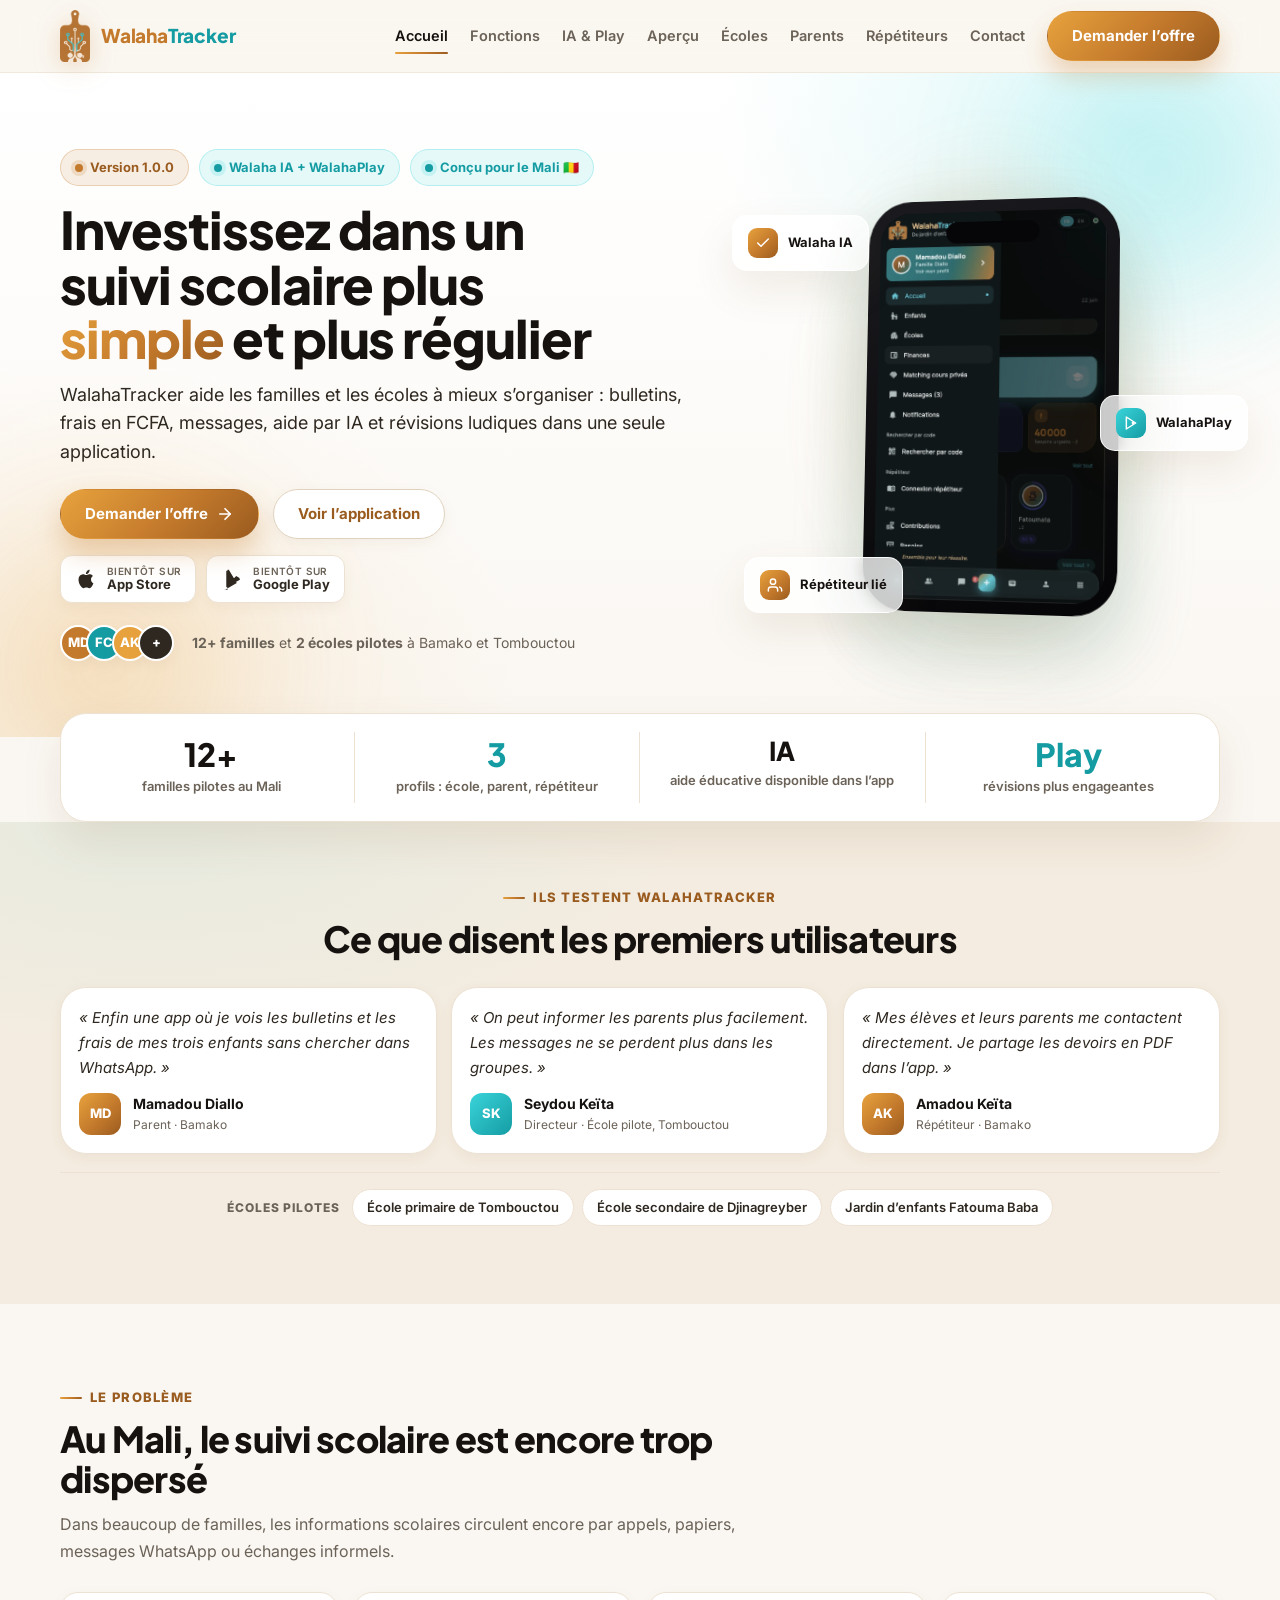
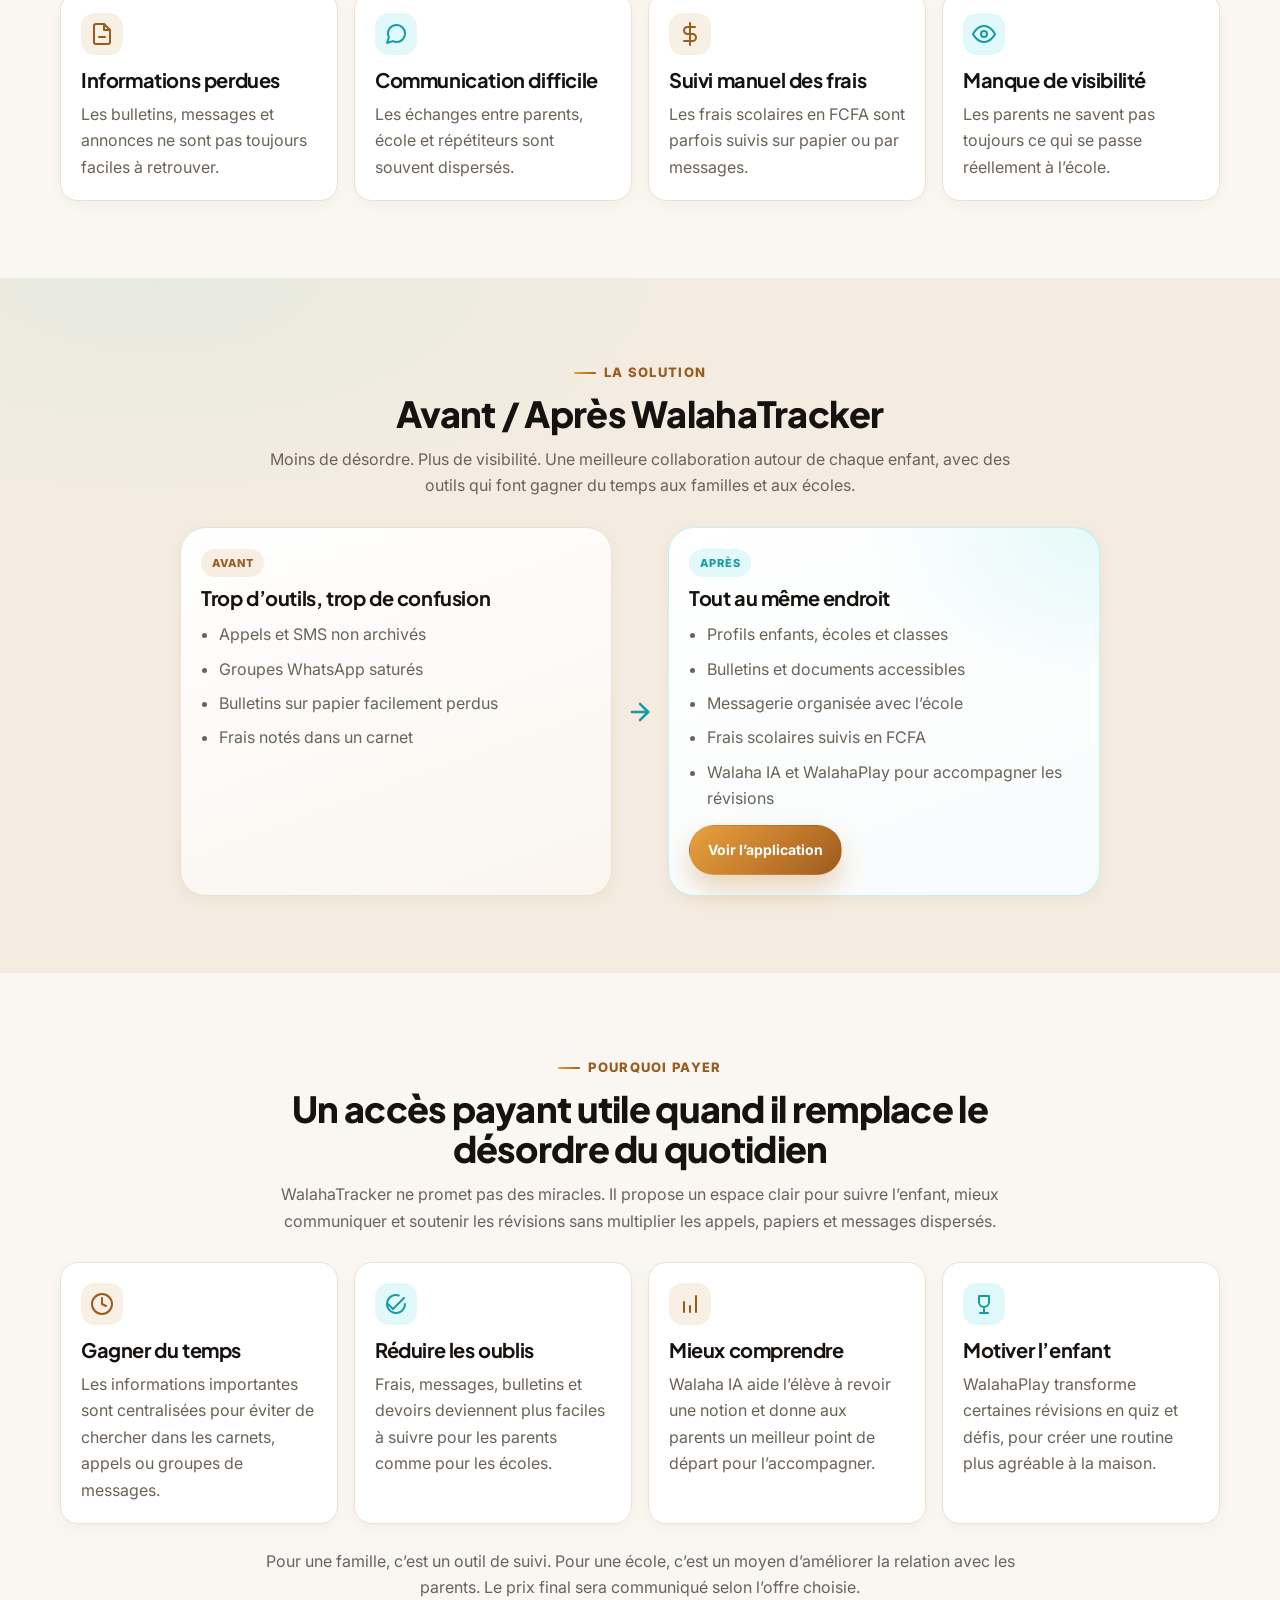
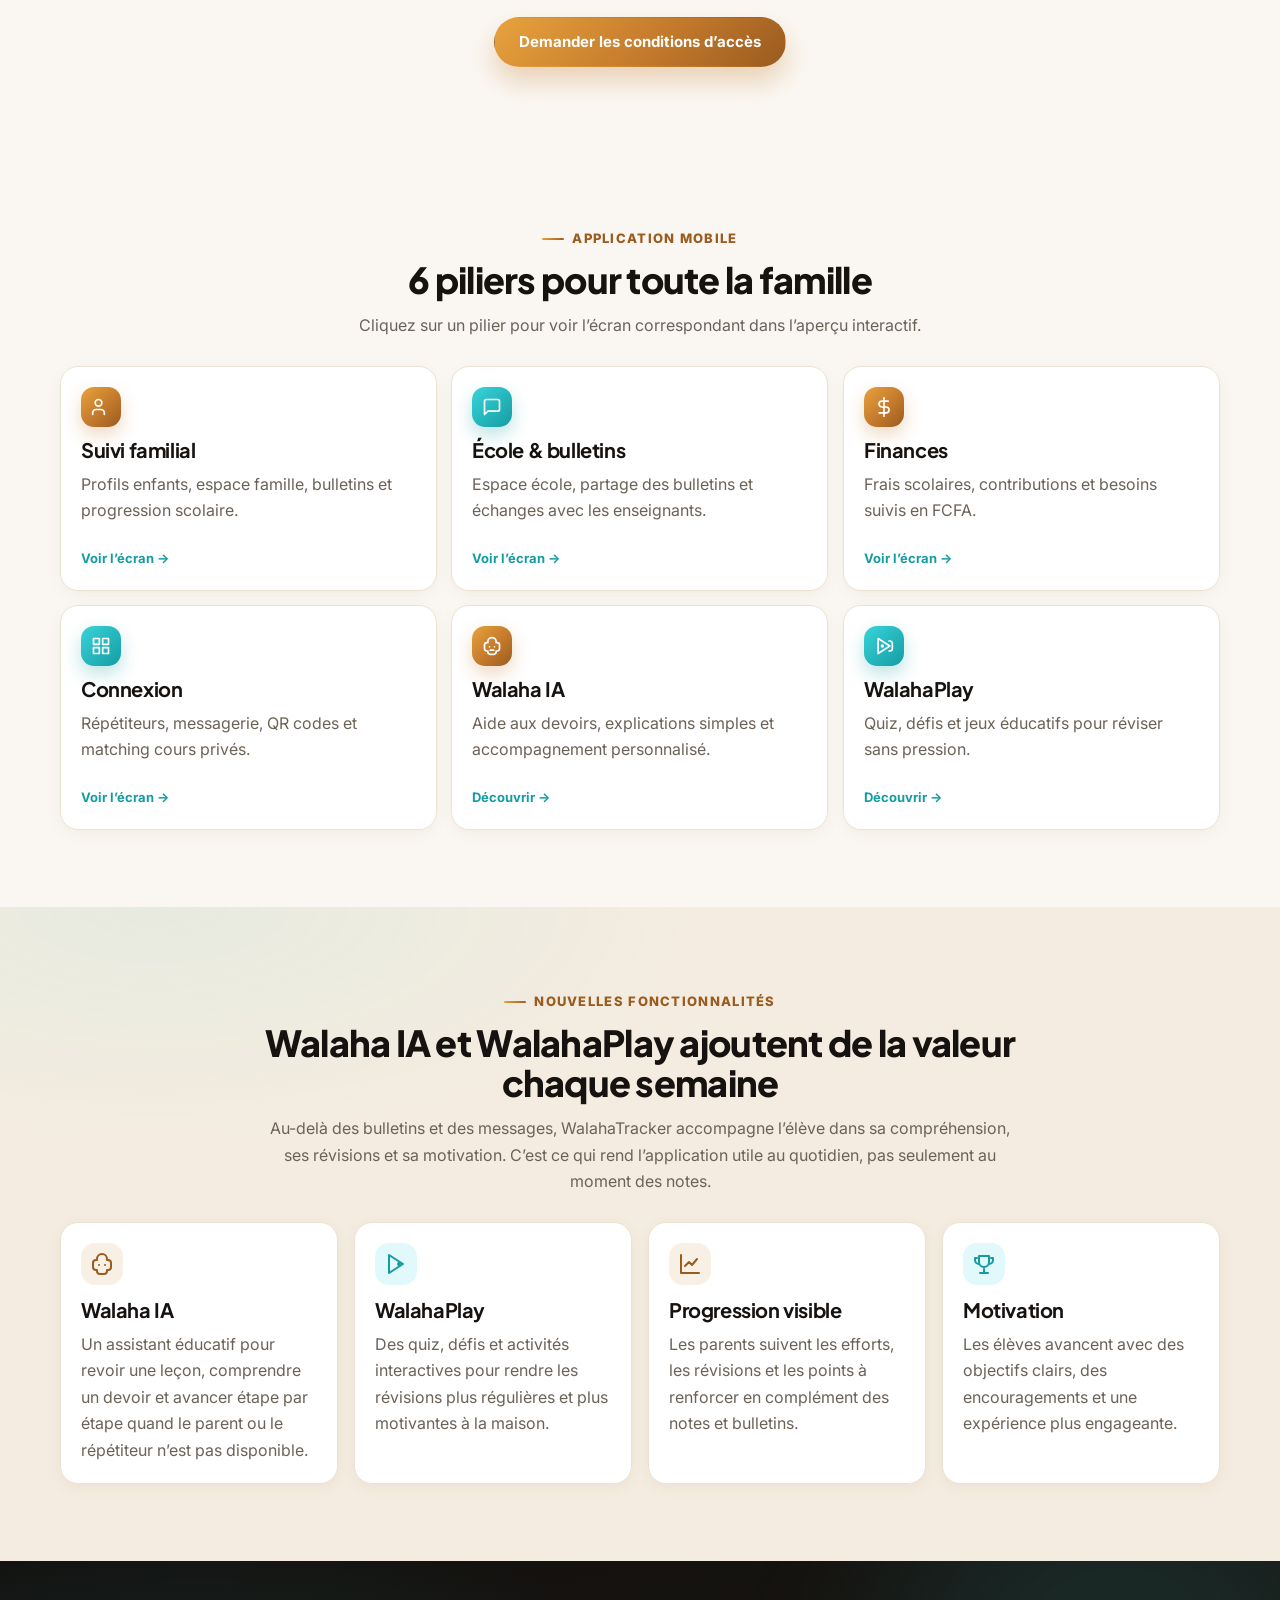
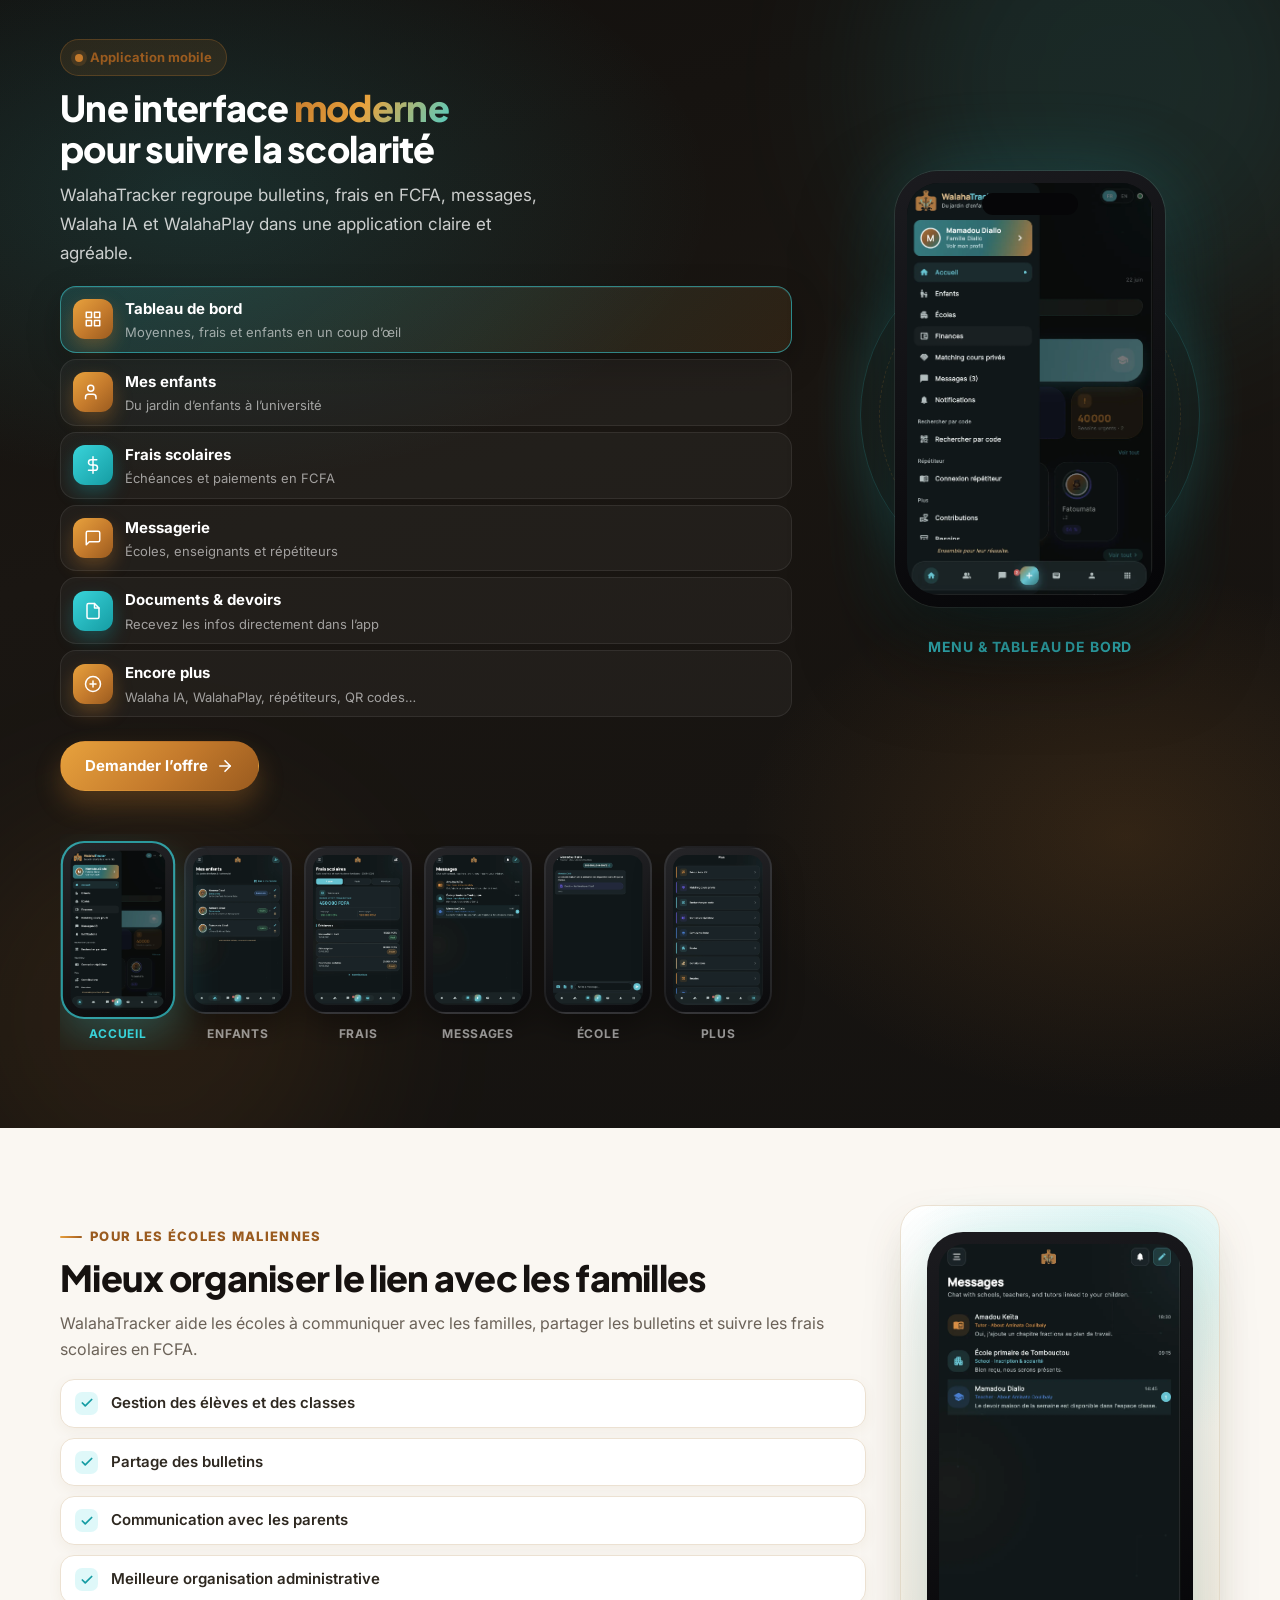
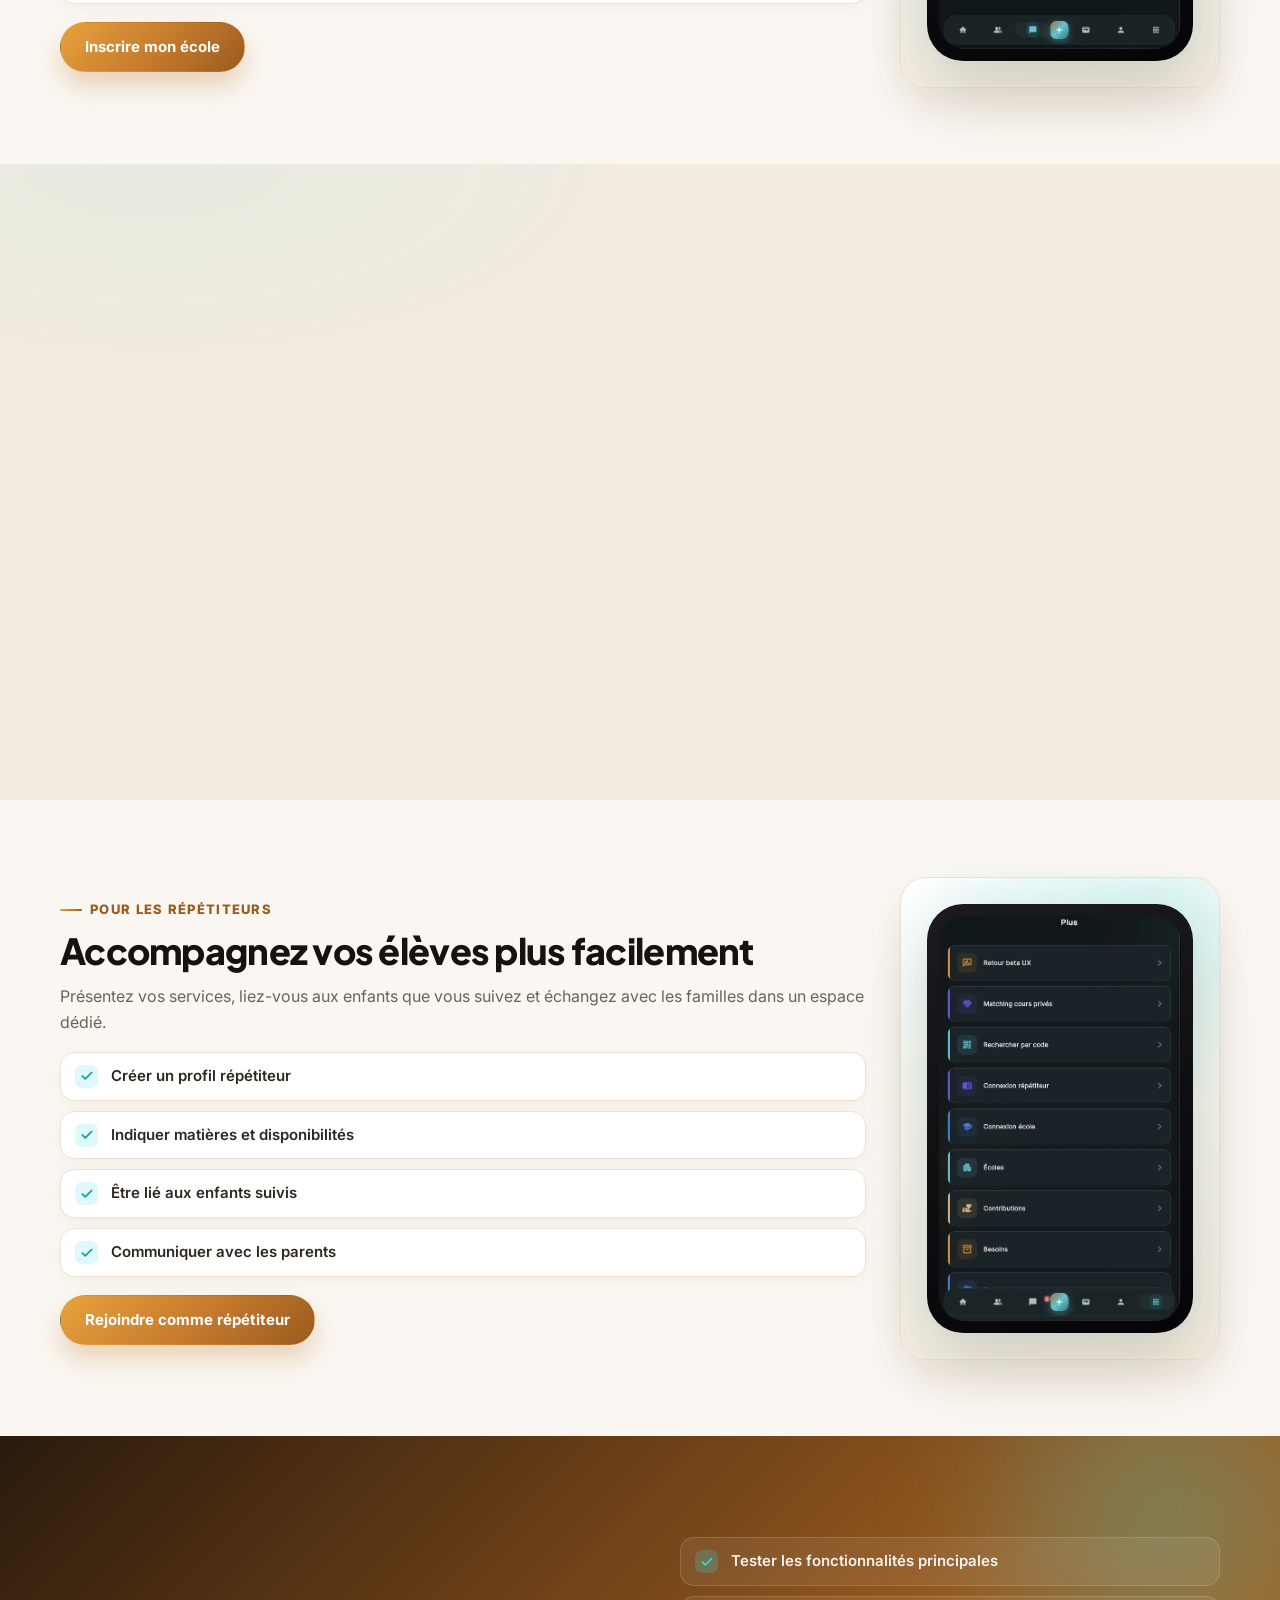
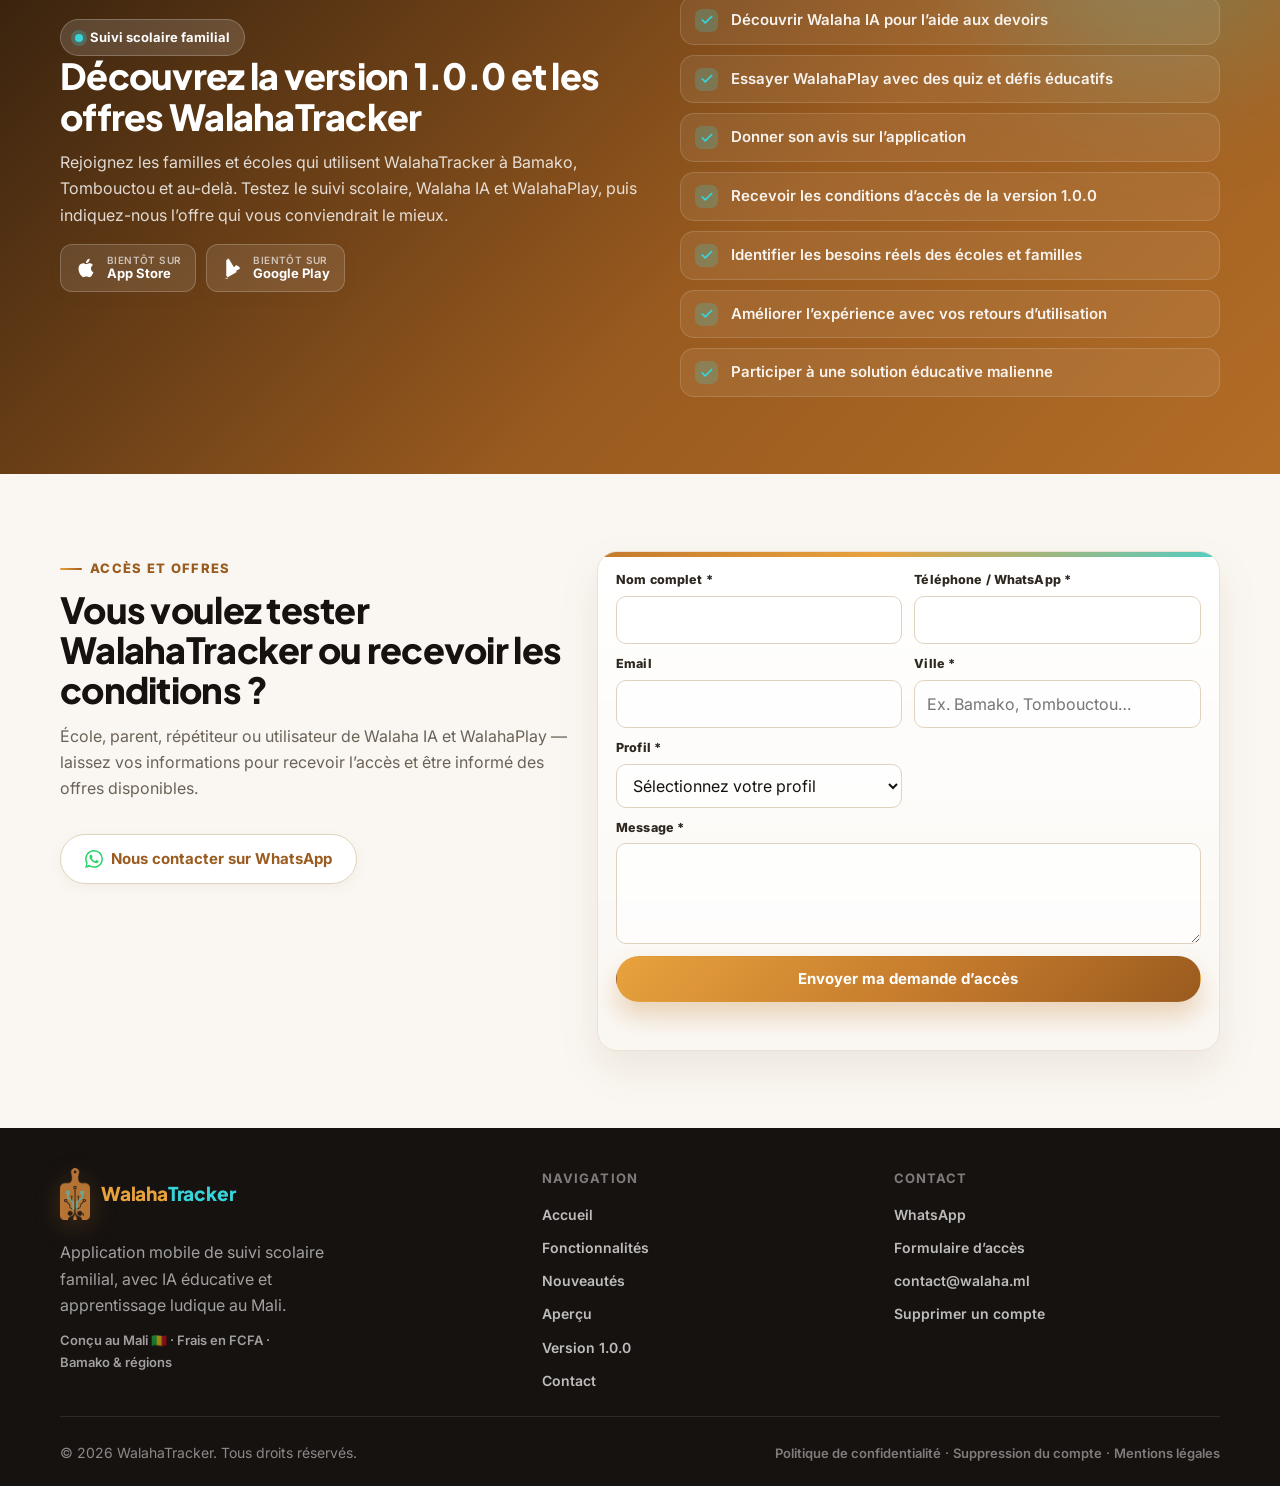
<file: index.html>
<!doctype html>
<html lang="fr">
  <head>
    <!-- Google tag (gtag.js) - Remplacer G-XXXXXXXXXX par l'identifiant GA4 réel. -->
    <script async src="https://www.googletagmanager.com/gtag/js?id=G-XXXXXXXXXX"></script>
    <script>
      window.dataLayer = window.dataLayer || [];
      function gtag(){dataLayer.push(arguments);}
      gtag("js", new Date());
      gtag("config", "G-XXXXXXXXXX");
    </script>
    <meta charset="utf-8">
    <meta name="viewport" content="width=device-width, initial-scale=1">
    <title>WalahaTracker — Suivi scolaire, IA éducative et apprentissage au Mali</title>
    <meta name="description" content="WalahaTracker aide les familles maliennes à suivre la scolarité des enfants, avec Walaha IA pour l’aide éducative et WalahaPlay pour apprendre en jouant.">
    <meta name="keywords" content="WalahaTracker, Walaha IA, WalahaPlay, suivi scolaire Mali, application scolaire Mali, IA éducative Mali, apprentissage jeu Mali, école Mali, parents Mali, répétiteur Mali, bulletin scolaire, frais scolaires">
    <meta property="og:title" content="WalahaTracker — Suivi scolaire, IA éducative et apprentissage au Mali">
    <meta property="og:description" content="Une application mobile pour connecter parents, écoles et répétiteurs, avec Walaha IA et WalahaPlay pour accompagner les élèves au Mali.">
    <meta property="og:image" content="/assets/og-walahatracker.png">
    <meta property="og:type" content="website">
    <link rel="icon" href="logos/logo-symbol.png">
    <link rel="preconnect" href="https://fonts.googleapis.com">
    <link rel="preconnect" href="https://fonts.gstatic.com" crossorigin>
    <link href="https://fonts.googleapis.com/css2?family=Inter:wght@400;500;600;700&family=Plus+Jakarta+Sans:wght@600;700;800&display=swap" rel="stylesheet">
    <link rel="stylesheet" href="css/style.css">
  </head>
  <body>
    <header class="site-header">
      <a class="brand" href="#accueil" aria-label="WalahaTracker accueil">
        <img src="logos/logo-symbol.png" alt="" width="36" height="64">
        <span class="brand-name"><span class="brand-walaha">Walaha</span><span class="brand-tracker">Tracker</span></span>
      </a>

      <button class="menu-toggle" type="button" aria-expanded="false" aria-controls="site-nav">
        <span class="sr-only">Ouvrir le menu</span>
        <span></span>
        <span></span>
        <span></span>
      </button>

      <nav id="site-nav" class="site-nav" aria-label="Navigation principale">
        <a href="#accueil" data-nav>Accueil</a>
        <a href="#fonctionnalites" data-nav>Fonctions</a>
        <a href="#nouveautes" data-nav>IA &amp; Play</a>
        <a href="#apercu" data-nav>Aperçu</a>
        <a href="#ecoles" data-nav>Écoles</a>
        <a href="#parents" data-nav>Parents</a>
        <a href="#repetiteurs" data-nav>Répétiteurs</a>
        <a href="#contact" data-nav>Contact</a>
        <a class="btn btn-primary nav-cta" href="#contact" data-event="click_offer_button">Demander l’offre</a>
      </nav>
    </header>

    <main>
      <section id="accueil" class="hero section">
        <span class="blob blob-1" aria-hidden="true"></span>
        <span class="blob blob-2" aria-hidden="true"></span>
        <div class="container hero-grid">
          <div class="hero-copy reveal">
            <div class="badge-row">
              <span class="badge warm"><span class="dot"></span>Version 1.0.0</span>
              <span class="badge"><span class="dot"></span>Walaha IA + WalahaPlay</span>
              <span class="badge"><span class="dot"></span>Conçu pour le Mali 🇲🇱</span>
            </div>
            <h1>Investissez dans un suivi scolaire plus <span class="gradient-text">simple</span> et plus régulier</h1>
            <p class="lead">WalahaTracker aide les familles et les écoles à mieux s’organiser : bulletins, frais en FCFA, messages, aide par IA et révisions ludiques dans une seule application.</p>
            <div class="hero-actions">
              <a class="btn btn-primary" href="#contact" data-event="click_offer_button">
                Demander l’offre
                <svg class="icon" viewBox="0 0 24 24" fill="none" stroke="currentColor" stroke-width="2.2" stroke-linecap="round" stroke-linejoin="round" aria-hidden="true"><line x1="5" y1="12" x2="19" y2="12"/><polyline points="12 5 19 12 12 19"/></svg>
              </a>
              <a class="btn btn-secondary" href="#apercu">Voir l’application</a>
            </div>
            <div class="store-badges" aria-label="Bientôt disponible sur les stores">
              <span class="store-badge" title="Bientôt sur l’App Store">
                <svg viewBox="0 0 24 24" fill="currentColor" aria-hidden="true"><path d="M18.71 19.5c-.83 1.24-1.71 2.45-3.05 2.47-1.34.03-1.77-.79-3.29-.79-1.53 0-2 .77-3.27.82-1.31.05-2.3-1.32-3.14-2.53C4.25 17 2.94 12.45 4.7 9.39c.87-1.52 2.43-2.48 4.12-2.51 1.28-.02 2.5.87 3.29.87.78 0 2.26-1.07 3.8-.91.65.03 2.47.26 3.64 1.98-.09.06-2.17 1.28-2.15 3.81.03 3.02 2.65 4.03 2.68 4.04-.03.07-.42 1.44-1.38 2.83M13 3.5c.73-.83 1.94-1.46 2.94-1.5.13 1.17-.34 2.35-1.04 3.19-.69.85-1.83 1.51-2.95 1.42-.15-1.15.41-2.35 1.05-3.11z"/></svg>
                <span><small>Bientôt sur</small>App Store</span>
              </span>
              <span class="store-badge" title="Bientôt sur Google Play">
                <svg viewBox="0 0 24 24" fill="currentColor" aria-hidden="true"><path d="M3.18 23.76c.39.22.86.24 1.28.05l12.75-7.38L8.53 2.04C8.18 1.82 7.77 1.8 7.4 1.96c-.4.18-.65.58-.65 1.03v19.02c0 .45.25.85.43 1.05v.7zM20.16 10.81 16.57 8.73l-3.2 3.2 3.2 3.2 3.59-2.08c.68-.39.68-1.05 0-1.44zM5.75 2.66v18.68l9.38-9.34L5.75 2.66z"/></svg>
                <span><small>Bientôt sur</small>Google Play</span>
              </span>
            </div>
            <div class="hero-trust">
              <div class="avatars" aria-hidden="true">
                <span>MD</span><span>FC</span><span>AK</span><span>+</span>
              </div>
              <span><strong>12+ familles</strong> et <strong>2 écoles pilotes</strong> à Bamako et Tombouctou</span>
            </div>
          </div>

          <div class="hero-visual reveal" data-delay="1" aria-label="Aperçu de l'application WalahaTracker">
            <div class="hero-phone-glow" aria-hidden="true"></div>
            <div class="phone-mockup">
              <div class="phone-screen">
                <div class="phone-notch" aria-hidden="true"></div>
                <picture>
                  <source srcset="screenshots/menu-navigation.webp" type="image/webp">
                  <img
                    class="phone-shot"
                    src="screenshots/menu-navigation.png"
                    alt="Capture d’écran de WalahaTracker : menu de navigation et tableau de bord familial"
                    width="252"
                    height="546"
                    loading="eager"
                  >
                </picture>
              </div>
            </div>

            <div class="float-card warm float-one" aria-hidden="true">
              <span class="fic"><svg viewBox="0 0 24 24" fill="none" stroke="currentColor" stroke-width="2.2" stroke-linecap="round" stroke-linejoin="round"><polyline points="20 6 9 17 4 12"/></svg></span>
              Walaha IA
            </div>
            <div class="float-card cool float-two" aria-hidden="true">
              <span class="fic"><svg viewBox="0 0 24 24" fill="none" stroke="currentColor" stroke-width="2.2" stroke-linecap="round" stroke-linejoin="round"><polygon points="5 3 19 12 5 21 5 3"/><circle cx="15" cy="12" r="1"/></svg></span>
              WalahaPlay
            </div>
            <div class="float-card warm float-three" aria-hidden="true">
              <span class="fic"><svg viewBox="0 0 24 24" fill="none" stroke="currentColor" stroke-width="2.2" stroke-linecap="round" stroke-linejoin="round"><path d="M16 21v-2a4 4 0 0 0-4-4H6a4 4 0 0 0-4 4v2"/><circle cx="9" cy="7" r="4"/><path d="M22 21v-2a4 4 0 0 0-3-3.87"/></svg></span>
              Répétiteur lié
            </div>
          </div>
        </div>
      </section>

      <div class="container stats-strip reveal">
          <div class="stats-inner">
            <div class="stat"><div class="num">12+</div><div class="lbl">familles pilotes au Mali</div></div>
            <div class="stat"><div class="num cool">3</div><div class="lbl">profils : école, parent, répétiteur</div></div>
          <div class="stat"><div class="num text-sm">IA</div><div class="lbl">aide éducative disponible dans l’app</div></div>
          <div class="stat"><div class="num cool">Play</div><div class="lbl">révisions plus engageantes</div></div>
        </div>
      </div>

      <section class="section testimonials-section light-band">
        <div class="container">
          <div class="section-heading center reveal">
            <span class="eyebrow">Ils testent WalahaTracker</span>
            <h2>Ce que disent les premiers utilisateurs</h2>
          </div>
          <div class="testimonials-grid">
            <blockquote class="testimonial-card reveal">
              <p>« Enfin une app où je vois les bulletins et les frais de mes trois enfants sans chercher dans WhatsApp. »</p>
              <footer>
                <span class="t-avatar">MD</span>
                <span><strong>Mamadou Diallo</strong><small>Parent · Bamako</small></span>
              </footer>
            </blockquote>
            <blockquote class="testimonial-card reveal" data-delay="1">
              <p>« On peut informer les parents plus facilement. Les messages ne se perdent plus dans les groupes. »</p>
              <footer>
                <span class="t-avatar cool">SK</span>
                <span><strong>Seydou Keïta</strong><small>Directeur · École pilote, Tombouctou</small></span>
              </footer>
            </blockquote>
            <blockquote class="testimonial-card reveal" data-delay="2">
              <p>« Mes élèves et leurs parents me contactent directement. Je partage les devoirs en PDF dans l’app. »</p>
              <footer>
                <span class="t-avatar">AK</span>
                <span><strong>Amadou Keïta</strong><small>Répétiteur · Bamako</small></span>
              </footer>
            </blockquote>
          </div>
          <div class="pilot-schools reveal" aria-label="Écoles pilotes">
            <span class="pilot-label">Écoles pilotes</span>
            <ul>
              <li>École primaire de Tombouctou</li>
              <li>École secondaire de Djinagreyber</li>
              <li>Jardin d’enfants Fatouma Baba</li>
            </ul>
          </div>
        </div>
      </section>

      <section id="probleme" class="section">
        <div class="container">
          <div class="section-heading reveal">
            <span class="eyebrow">Le problème</span>
            <h2>Au Mali, le suivi scolaire est encore trop dispersé</h2>
            <p>Dans beaucoup de familles, les informations scolaires circulent encore par appels, papiers, messages WhatsApp ou échanges informels.</p>
          </div>
          <div class="card-grid four">
            <article class="card reveal">
              <div class="card-icon"><svg viewBox="0 0 24 24" fill="none" stroke="currentColor" stroke-width="2" stroke-linecap="round" stroke-linejoin="round"><path d="M14 2H6a2 2 0 0 0-2 2v16a2 2 0 0 0 2 2h12a2 2 0 0 0 2-2V8z"/><polyline points="14 2 14 8 20 8"/><line x1="9" y1="15" x2="15" y2="15"/></svg></div>
              <h3>Informations perdues</h3><p>Les bulletins, messages et annonces ne sont pas toujours faciles à retrouver.</p>
            </article>
            <article class="card cool reveal" data-delay="1">
              <div class="card-icon"><svg viewBox="0 0 24 24" fill="none" stroke="currentColor" stroke-width="2" stroke-linecap="round" stroke-linejoin="round"><path d="M21 11.5a8.38 8.38 0 0 1-.9 3.8 8.5 8.5 0 0 1-7.6 4.7 8.38 8.38 0 0 1-3.8-.9L3 21l1.9-5.7a8.38 8.38 0 0 1-.9-3.8 8.5 8.5 0 0 1 4.7-7.6 8.38 8.38 0 0 1 3.8-.9h.5a8.48 8.48 0 0 1 8 8z"/></svg></div>
              <h3>Communication difficile</h3><p>Les échanges entre parents, école et répétiteurs sont souvent dispersés.</p>
            </article>
            <article class="card reveal" data-delay="2">
              <div class="card-icon"><svg viewBox="0 0 24 24" fill="none" stroke="currentColor" stroke-width="2" stroke-linecap="round" stroke-linejoin="round"><line x1="12" y1="1" x2="12" y2="23"/><path d="M17 5H9.5a3.5 3.5 0 0 0 0 7h5a3.5 3.5 0 0 1 0 7H6"/></svg></div>
              <h3>Suivi manuel des frais</h3><p>Les frais scolaires en FCFA sont parfois suivis sur papier ou par messages.</p>
            </article>
            <article class="card cool reveal" data-delay="3">
              <div class="card-icon"><svg viewBox="0 0 24 24" fill="none" stroke="currentColor" stroke-width="2" stroke-linecap="round" stroke-linejoin="round"><path d="M1 12s4-8 11-8 11 8 11 8-4 8-11 8-11-8-11-8z"/><circle cx="12" cy="12" r="3"/></svg></div>
              <h3>Manque de visibilité</h3><p>Les parents ne savent pas toujours ce qui se passe réellement à l’école.</p>
            </article>
          </div>
        </div>
      </section>

      <section id="solution" class="section light-band">
        <div class="container">
          <div class="section-heading center reveal">
            <span class="eyebrow">La solution</span>
            <h2>Avant / Après WalahaTracker</h2>
            <p>Moins de désordre. Plus de visibilité. Une meilleure collaboration autour de chaque enfant, avec des outils qui font gagner du temps aux familles et aux écoles.</p>
          </div>
          <div class="compare-grid reveal">
            <div class="compare-panel compare-before">
              <span class="compare-tag">Avant</span>
              <h3>Trop d’outils, trop de confusion</h3>
              <ul>
                <li>Appels et SMS non archivés</li>
                <li>Groupes WhatsApp saturés</li>
                <li>Bulletins sur papier facilement perdus</li>
                <li>Frais notés dans un carnet</li>
              </ul>
            </div>
            <div class="compare-arrow" aria-hidden="true">
              <svg viewBox="0 0 24 24" fill="none" stroke="currentColor" stroke-width="2.2" stroke-linecap="round" stroke-linejoin="round"><line x1="5" y1="12" x2="19" y2="12"/><polyline points="12 5 19 12 12 19"/></svg>
            </div>
            <div class="compare-panel compare-after">
              <span class="compare-tag cool">Après</span>
              <h3>Tout au même endroit</h3>
              <ul>
                <li>Profils enfants, écoles et classes</li>
                <li>Bulletins et documents accessibles</li>
                <li>Messagerie organisée avec l’école</li>
                <li>Frais scolaires suivis en FCFA</li>
                <li>Walaha IA et WalahaPlay pour accompagner les révisions</li>
              </ul>
              <a class="btn btn-primary btn-sm" href="#apercu">Voir l’application</a>
            </div>
          </div>
        </div>
      </section>

      <section id="valeur" class="section">
        <div class="container">
          <div class="section-heading center reveal">
            <span class="eyebrow">Pourquoi payer</span>
            <h2>Un accès payant utile quand il remplace le désordre du quotidien</h2>
            <p>WalahaTracker ne promet pas des miracles. Il propose un espace clair pour suivre l’enfant, mieux communiquer et soutenir les révisions sans multiplier les appels, papiers et messages dispersés.</p>
          </div>
          <div class="card-grid four">
            <article class="card reveal">
              <div class="card-icon"><svg viewBox="0 0 24 24" fill="none" stroke="currentColor" stroke-width="2" stroke-linecap="round" stroke-linejoin="round"><circle cx="12" cy="12" r="10"/><polyline points="12 6 12 12 16 14"/></svg></div>
              <h3>Gagner du temps</h3>
              <p>Les informations importantes sont centralisées pour éviter de chercher dans les carnets, appels ou groupes de messages.</p>
            </article>
            <article class="card cool reveal" data-delay="1">
              <div class="card-icon"><svg viewBox="0 0 24 24" fill="none" stroke="currentColor" stroke-width="2" stroke-linecap="round" stroke-linejoin="round"><path d="M20 6 9 17l-5-5"/><path d="M21 12a9 9 0 1 1-6.2-8.56"/></svg></div>
              <h3>Réduire les oublis</h3>
              <p>Frais, messages, bulletins et devoirs deviennent plus faciles à suivre pour les parents comme pour les écoles.</p>
            </article>
            <article class="card reveal" data-delay="2">
              <div class="card-icon"><svg viewBox="0 0 24 24" fill="none" stroke="currentColor" stroke-width="2" stroke-linecap="round" stroke-linejoin="round"><path d="M12 20v-6"/><path d="M6 20V10"/><path d="M18 20V4"/></svg></div>
              <h3>Mieux comprendre</h3>
              <p>Walaha IA aide l’élève à revoir une notion et donne aux parents un meilleur point de départ pour l’accompagner.</p>
            </article>
            <article class="card cool reveal" data-delay="3">
              <div class="card-icon"><svg viewBox="0 0 24 24" fill="none" stroke="currentColor" stroke-width="2" stroke-linecap="round" stroke-linejoin="round"><path d="M8 21h8"/><path d="M12 17v4"/><path d="M7 4h10v6a5 5 0 0 1-10 0V4z"/></svg></div>
              <h3>Motiver l’enfant</h3>
              <p>WalahaPlay transforme certaines révisions en quiz et défis, pour créer une routine plus agréable à la maison.</p>
            </article>
          </div>
          <div class="section-heading center reveal" data-delay="1" style="margin-top: 24px; margin-bottom: 0;">
            <p>Pour une famille, c’est un outil de suivi. Pour une école, c’est un moyen d’améliorer la relation avec les parents. Le prix final sera communiqué selon l’offre choisie.</p>
            <a class="btn btn-primary" href="#contact" data-event="click_offer_button">Demander les conditions d’accès</a>
          </div>
        </div>
      </section>

      <section id="fonctionnalites" class="section">
        <div class="container">
          <div class="section-heading center reveal">
            <span class="eyebrow">Application mobile</span>
            <h2>6 piliers pour toute la famille</h2>
            <p>Cliquez sur un pilier pour voir l’écran correspondant dans l’aperçu interactif.</p>
          </div>
          <div class="feature-theme-grid">
            <button type="button" class="card feature-theme reveal" data-feature-showcase="screenshots/enfants.png" data-feature-caption="Mes enfants">
              <span class="theme-icon warm"><svg viewBox="0 0 24 24" fill="none" stroke="currentColor" stroke-width="2" stroke-linecap="round" stroke-linejoin="round"><path d="M16 21v-2a4 4 0 0 0-4-4H6a4 4 0 0 0-4 4v2"/><circle cx="9" cy="7" r="4"/></svg></span>
              <h3>Suivi familial</h3>
              <p>Profils enfants, espace famille, bulletins et progression scolaire.</p>
              <span class="theme-link">Voir l’écran →</span>
            </button>
            <button type="button" class="card feature-theme reveal" data-delay="1" data-feature-showcase="screenshots/message-conversation.png" data-feature-caption="Échange avec l’école">
              <span class="theme-icon cool"><svg viewBox="0 0 24 24" fill="none" stroke="currentColor" stroke-width="2" stroke-linecap="round" stroke-linejoin="round"><path d="M21 15a2 2 0 0 1-2 2H7l-4 4V5a2 2 0 0 1 2-2h14a2 2 0 0 1 2 2z"/></svg></span>
              <h3>École &amp; bulletins</h3>
              <p>Espace école, partage des bulletins et échanges avec les enseignants.</p>
              <span class="theme-link">Voir l’écran →</span>
            </button>
            <button type="button" class="card feature-theme reveal" data-delay="2" data-feature-showcase="screenshots/frais-scolaires.png" data-feature-caption="Frais scolaires">
              <span class="theme-icon warm"><svg viewBox="0 0 24 24" fill="none" stroke="currentColor" stroke-width="2" stroke-linecap="round" stroke-linejoin="round"><line x1="12" y1="1" x2="12" y2="23"/><path d="M17 5H9.5a3.5 3.5 0 0 0 0 7h5a3.5 3.5 0 0 1 0 7H6"/></svg></span>
              <h3>Finances</h3>
              <p>Frais scolaires, contributions et besoins suivis en FCFA.</p>
              <span class="theme-link">Voir l’écran →</span>
            </button>
            <button type="button" class="card feature-theme reveal" data-delay="3" data-feature-showcase="screenshots/menu-plus.png" data-feature-caption="Fonctionnalités avancées">
              <span class="theme-icon cool"><svg viewBox="0 0 24 24" fill="none" stroke="currentColor" stroke-width="2" stroke-linecap="round" stroke-linejoin="round"><rect x="3" y="3" width="7" height="7"/><rect x="14" y="3" width="7" height="7"/><rect x="14" y="14" width="7" height="7"/><rect x="3" y="14" width="7" height="7"/></svg></span>
              <h3>Connexion</h3>
              <p>Répétiteurs, messagerie, QR codes et matching cours privés.</p>
              <span class="theme-link">Voir l’écran →</span>
            </button>
            <button type="button" class="card feature-theme reveal" data-delay="4" data-feature-showcase="screenshots/menu-plus.png" data-feature-caption="Walaha IA">
              <span class="theme-icon warm"><svg viewBox="0 0 24 24" fill="none" stroke="currentColor" stroke-width="2" stroke-linecap="round" stroke-linejoin="round"><path d="M12 2a5 5 0 0 0-5 5v1H6a3 3 0 0 0-3 3v4a3 3 0 0 0 3 3h1v1a3 3 0 0 0 3 3h4a3 3 0 0 0 3-3v-1h1a3 3 0 0 0 3-3v-4a3 3 0 0 0-3-3h-1V7a5 5 0 0 0-5-5z"/><path d="M9 13h.01"/><path d="M15 13h.01"/><path d="M10 17h4"/></svg></span>
              <h3>Walaha IA</h3>
              <p>Aide aux devoirs, explications simples et accompagnement personnalisé.</p>
              <span class="theme-link">Découvrir →</span>
            </button>
            <button type="button" class="card feature-theme reveal" data-delay="4" data-feature-showcase="screenshots/menu-plus.png" data-feature-caption="WalahaPlay">
              <span class="theme-icon cool"><svg viewBox="0 0 24 24" fill="none" stroke="currentColor" stroke-width="2" stroke-linecap="round" stroke-linejoin="round"><polygon points="5 3 19 12 5 21 5 3"/><path d="M18 6h1a3 3 0 0 1 3 3v6a3 3 0 0 1-3 3h-1"/><circle cx="10" cy="12" r="1"/></svg></span>
              <h3>WalahaPlay</h3>
              <p>Quiz, défis et jeux éducatifs pour réviser sans pression.</p>
              <span class="theme-link">Découvrir →</span>
            </button>
          </div>
        </div>
      </section>

      <section id="nouveautes" class="section light-band">
        <div class="container">
          <div class="section-heading center reveal">
            <span class="eyebrow">Nouvelles fonctionnalités</span>
            <h2>Walaha IA et WalahaPlay ajoutent de la valeur chaque semaine</h2>
            <p>Au-delà des bulletins et des messages, WalahaTracker accompagne l’élève dans sa compréhension, ses révisions et sa motivation. C’est ce qui rend l’application utile au quotidien, pas seulement au moment des notes.</p>
          </div>
          <div class="card-grid four">
            <article class="card reveal">
              <div class="card-icon"><svg viewBox="0 0 24 24" fill="none" stroke="currentColor" stroke-width="2" stroke-linecap="round" stroke-linejoin="round"><path d="M12 2a5 5 0 0 0-5 5v1H6a3 3 0 0 0-3 3v4a3 3 0 0 0 3 3h1v1a3 3 0 0 0 3 3h4a3 3 0 0 0 3-3v-1h1a3 3 0 0 0 3-3v-4a3 3 0 0 0-3-3h-1V7a5 5 0 0 0-5-5z"/><path d="M9 13h.01"/><path d="M15 13h.01"/></svg></div>
              <h3>Walaha IA</h3>
              <p>Un assistant éducatif pour revoir une leçon, comprendre un devoir et avancer étape par étape quand le parent ou le répétiteur n’est pas disponible.</p>
            </article>
            <article class="card cool reveal" data-delay="1">
              <div class="card-icon"><svg viewBox="0 0 24 24" fill="none" stroke="currentColor" stroke-width="2" stroke-linecap="round" stroke-linejoin="round"><polygon points="5 3 19 12 5 21 5 3"/><circle cx="15" cy="12" r="1"/></svg></div>
              <h3>WalahaPlay</h3>
              <p>Des quiz, défis et activités interactives pour rendre les révisions plus régulières et plus motivantes à la maison.</p>
            </article>
            <article class="card reveal" data-delay="2">
              <div class="card-icon"><svg viewBox="0 0 24 24" fill="none" stroke="currentColor" stroke-width="2" stroke-linecap="round" stroke-linejoin="round"><path d="M3 3v18h18"/><path d="m7 14 4-4 3 3 5-6"/></svg></div>
              <h3>Progression visible</h3>
              <p>Les parents suivent les efforts, les révisions et les points à renforcer en complément des notes et bulletins.</p>
            </article>
            <article class="card cool reveal" data-delay="3">
              <div class="card-icon"><svg viewBox="0 0 24 24" fill="none" stroke="currentColor" stroke-width="2" stroke-linecap="round" stroke-linejoin="round"><path d="M8 21h8"/><path d="M12 17v4"/><path d="M7 4h10v6a5 5 0 0 1-10 0V4z"/><path d="M5 6H3v2a4 4 0 0 0 4 4"/><path d="M19 6h2v2a4 4 0 0 1-4 4"/></svg></div>
              <h3>Motivation</h3>
              <p>Les élèves avancent avec des objectifs clairs, des encouragements et une expérience plus engageante.</p>
            </article>
          </div>
        </div>
      </section>

      <section id="apercu" class="section app-showcase">
        <span class="showcase-glow showcase-glow-1" aria-hidden="true"></span>
        <span class="showcase-glow showcase-glow-2" aria-hidden="true"></span>
        <div class="container">
          <div class="app-showcase-grid">
            <div class="app-showcase-copy reveal">
              <span class="badge warm"><span class="dot"></span>Application mobile</span>
              <h2>Une interface <span class="gradient-text">moderne</span> pour suivre la scolarité</h2>
              <p class="lead">WalahaTracker regroupe bulletins, frais en FCFA, messages, Walaha IA et WalahaPlay dans une application claire et agréable.</p>

              <div class="app-showcase-tabs" role="tablist" aria-label="Aperçu des écrans WalahaTracker">
                <button type="button" class="showcase-tab is-active" role="tab" aria-selected="true" data-showcase
                  data-src="screenshots/menu-navigation.png"
                  data-alt="Menu de navigation et tableau de bord WalahaTracker"
                  data-caption="Menu &amp; tableau de bord">
                  <span class="tab-icon warm" aria-hidden="true">
                    <svg viewBox="0 0 24 24" fill="none" stroke="currentColor" stroke-width="2" stroke-linecap="round" stroke-linejoin="round"><rect x="3" y="3" width="7" height="7"/><rect x="14" y="3" width="7" height="7"/><rect x="14" y="14" width="7" height="7"/><rect x="3" y="14" width="7" height="7"/></svg>
                  </span>
                  <span class="tab-text"><strong>Tableau de bord</strong><small>Moyennes, frais et enfants en un coup d’œil</small></span>
                </button>
                <button type="button" class="showcase-tab" role="tab" aria-selected="false" data-showcase
                  data-src="screenshots/enfants.png"
                  data-alt="Liste des enfants suivis avec école et moyennes"
                  data-caption="Mes enfants">
                  <span class="tab-icon warm" aria-hidden="true">
                    <svg viewBox="0 0 24 24" fill="none" stroke="currentColor" stroke-width="2" stroke-linecap="round" stroke-linejoin="round"><path d="M16 21v-2a4 4 0 0 0-4-4H6a4 4 0 0 0-4 4v2"/><circle cx="9" cy="7" r="4"/></svg>
                  </span>
                  <span class="tab-text"><strong>Mes enfants</strong><small>Du jardin d’enfants à l’université</small></span>
                </button>
                <button type="button" class="showcase-tab" role="tab" aria-selected="false" data-showcase
                  data-src="screenshots/frais-scolaires.png"
                  data-alt="Suivi des frais scolaires en FCFA"
                  data-caption="Frais scolaires">
                  <span class="tab-icon cool" aria-hidden="true">
                    <svg viewBox="0 0 24 24" fill="none" stroke="currentColor" stroke-width="2" stroke-linecap="round" stroke-linejoin="round"><line x1="12" y1="1" x2="12" y2="23"/><path d="M17 5H9.5a3.5 3.5 0 0 0 0 7h5a3.5 3.5 0 0 1 0 7H6"/></svg>
                  </span>
                  <span class="tab-text"><strong>Frais scolaires</strong><small>Échéances et paiements en FCFA</small></span>
                </button>
                <button type="button" class="showcase-tab" role="tab" aria-selected="false" data-showcase
                  data-src="screenshots/messages-liste.png"
                  data-alt="Liste des conversations avec écoles et répétiteurs"
                  data-caption="Messagerie">
                  <span class="tab-icon warm" aria-hidden="true">
                    <svg viewBox="0 0 24 24" fill="none" stroke="currentColor" stroke-width="2" stroke-linecap="round" stroke-linejoin="round"><path d="M21 15a2 2 0 0 1-2 2H7l-4 4V5a2 2 0 0 1 2-2h14a2 2 0 0 1 2 2z"/></svg>
                  </span>
                  <span class="tab-text"><strong>Messagerie</strong><small>Écoles, enseignants et répétiteurs</small></span>
                </button>
                <button type="button" class="showcase-tab" role="tab" aria-selected="false" data-showcase
                  data-src="screenshots/message-conversation.png"
                  data-alt="Conversation avec un enseignant et devoir en pièce jointe"
                  data-caption="Échange avec l’école">
                  <span class="tab-icon cool" aria-hidden="true">
                    <svg viewBox="0 0 24 24" fill="none" stroke="currentColor" stroke-width="2" stroke-linecap="round" stroke-linejoin="round"><path d="M14 2H6a2 2 0 0 0-2 2v16a2 2 0 0 0 2 2h12a2 2 0 0 0 2-2V8z"/><polyline points="14 2 14 8 20 8"/></svg>
                  </span>
                  <span class="tab-text"><strong>Documents &amp; devoirs</strong><small>Recevez les infos directement dans l’app</small></span>
                </button>
                <button type="button" class="showcase-tab" role="tab" aria-selected="false" data-showcase
                  data-src="screenshots/menu-plus.png"
                  data-alt="Menu des fonctionnalités avancées WalahaTracker"
                  data-caption="Walaha IA, WalahaPlay et fonctionnalités avancées">
                  <span class="tab-icon warm" aria-hidden="true">
                    <svg viewBox="0 0 24 24" fill="none" stroke="currentColor" stroke-width="2" stroke-linecap="round" stroke-linejoin="round"><circle cx="12" cy="12" r="10"/><line x1="12" y1="8" x2="12" y2="16"/><line x1="8" y1="12" x2="16" y2="12"/></svg>
                  </span>
                  <span class="tab-text"><strong>Encore plus</strong><small>Walaha IA, WalahaPlay, répétiteurs, QR codes…</small></span>
                </button>
              </div>

              <a class="btn btn-primary showcase-cta" href="#contact" data-event="click_offer_button">
                Demander l’offre
                <svg class="icon" viewBox="0 0 24 24" fill="none" stroke="currentColor" stroke-width="2.2" stroke-linecap="round" stroke-linejoin="round" aria-hidden="true"><line x1="5" y1="12" x2="19" y2="12"/><polyline points="12 5 19 12 12 19"/></svg>
              </a>
            </div>

            <div class="app-showcase-stage reveal" data-delay="1">
              <div class="stage-ring" aria-hidden="true"></div>
              <div class="phone-mockup phone-mockup--showcase">
                <div class="phone-screen">
                  <div class="phone-notch" aria-hidden="true"></div>
                  <picture id="showcasePicture">
                    <source id="showcaseSource" srcset="screenshots/menu-navigation.webp" type="image/webp">
                    <img
                      id="showcaseShot"
                      class="phone-shot is-visible"
                      src="screenshots/menu-navigation.png"
                      alt="Menu de navigation et tableau de bord WalahaTracker"
                      width="280"
                      height="607"
                      loading="lazy"
                    >
                  </picture>
                </div>
              </div>
              <p class="stage-caption" id="showcaseCaption">Menu &amp; tableau de bord</p>
            </div>
          </div>

          <div class="app-showcase-strip reveal" aria-label="Tous les écrans de l’application">
            <button type="button" class="strip-item is-active" data-showcase data-src="screenshots/menu-navigation.png" data-alt="Menu de navigation" data-caption="Menu &amp; tableau de bord">
              <span class="strip-phone"><picture><source srcset="screenshots/menu-navigation.webp" type="image/webp"><img src="screenshots/menu-navigation.png" alt="" width="120" height="260" loading="lazy"></picture></span>
              <span>Accueil</span>
            </button>
            <button type="button" class="strip-item" data-showcase data-src="screenshots/enfants.png" data-alt="Mes enfants" data-caption="Mes enfants">
              <span class="strip-phone"><picture><source srcset="screenshots/enfants.webp" type="image/webp"><img src="screenshots/enfants.png" alt="" width="120" height="260" loading="lazy"></picture></span>
              <span>Enfants</span>
            </button>
            <button type="button" class="strip-item" data-showcase data-src="screenshots/frais-scolaires.png" data-alt="Frais scolaires" data-caption="Frais scolaires">
              <span class="strip-phone"><picture><source srcset="screenshots/frais-scolaires.webp" type="image/webp"><img src="screenshots/frais-scolaires.png" alt="" width="120" height="260" loading="lazy"></picture></span>
              <span>Frais</span>
            </button>
            <button type="button" class="strip-item" data-showcase data-src="screenshots/messages-liste.png" data-alt="Messagerie" data-caption="Messagerie">
              <span class="strip-phone"><picture><source srcset="screenshots/messages-liste.webp" type="image/webp"><img src="screenshots/messages-liste.png" alt="" width="120" height="260" loading="lazy"></picture></span>
              <span>Messages</span>
            </button>
            <button type="button" class="strip-item" data-showcase data-src="screenshots/message-conversation.png" data-alt="Échange école" data-caption="Échange avec l’école">
              <span class="strip-phone"><picture><source srcset="screenshots/message-conversation.webp" type="image/webp"><img src="screenshots/message-conversation.png" alt="" width="120" height="260" loading="lazy"></picture></span>
              <span>École</span>
            </button>
            <button type="button" class="strip-item" data-showcase data-src="screenshots/menu-plus.png" data-alt="Menu Plus" data-caption="Fonctionnalités avancées">
              <span class="strip-phone"><picture><source srcset="screenshots/menu-plus.webp" type="image/webp"><img src="screenshots/menu-plus.png" alt="" width="120" height="260" loading="lazy"></picture></span>
              <span>Plus</span>
            </button>
          </div>
        </div>
      </section>

      <section id="ecoles" class="section audience-section">
        <div class="container audience-card has-visual">
          <div class="audience-copy reveal">
            <span class="eyebrow">Pour les écoles maliennes</span>
            <h2>Mieux organiser le lien avec les familles</h2>
            <p>WalahaTracker aide les écoles à communiquer avec les familles, partager les bulletins et suivre les frais scolaires en FCFA.</p>
            <ul class="check-list">
              <li>Gestion des élèves et des classes</li>
              <li>Partage des bulletins</li>
              <li>Communication avec les parents</li>
              <li>Meilleure organisation administrative</li>
            </ul>
            <a class="btn btn-primary" href="#contact" data-event="click_school_offer">Inscrire mon école</a>
          </div>
          <div class="audience-visual reveal" data-delay="1">
            <div class="audience-phone">
              <picture>
                <source srcset="screenshots/messages-liste.webp" type="image/webp">
                <img src="screenshots/messages-liste.png" alt="Messagerie WalahaTracker pour les écoles" width="240" height="520" loading="lazy">
              </picture>
            </div>
          </div>
        </div>
      </section>

      <section id="parents" class="section light-band audience-section">
        <div class="container audience-card reverse has-visual">
          <div class="audience-copy reveal">
            <span class="eyebrow">Pour les parents</span>
            <h2>Tout sur vos enfants, sur votre téléphone</h2>
            <p>Suivez la scolarité de vos enfants à Bamako, Tombouctou ou ailleurs — bulletins, frais et messages au même endroit.</p>
            <ul class="check-list">
              <li>Suivre plusieurs enfants</li>
              <li>Consulter les bulletins</li>
              <li>Voir les frais scolaires en FCFA</li>
              <li>Communiquer avec l’école</li>
            </ul>
            <a class="btn btn-primary" href="#contact" data-event="click_parent_offer">Tester comme parent</a>
          </div>
          <div class="audience-visual reveal" data-delay="1">
            <div class="audience-phone">
              <picture>
                <source srcset="screenshots/enfants.webp" type="image/webp">
                <img src="screenshots/enfants.png" alt="Écran Mes enfants dans WalahaTracker" width="240" height="520" loading="lazy">
              </picture>
            </div>
          </div>
        </div>
      </section>

      <section id="repetiteurs" class="section audience-section">
        <div class="container audience-card has-visual">
          <div class="audience-copy reveal">
            <span class="eyebrow">Pour les répétiteurs</span>
            <h2>Accompagnez vos élèves plus facilement</h2>
            <p>Présentez vos services, liez-vous aux enfants que vous suivez et échangez avec les familles dans un espace dédié.</p>
            <ul class="check-list">
              <li>Créer un profil répétiteur</li>
              <li>Indiquer matières et disponibilités</li>
              <li>Être lié aux enfants suivis</li>
              <li>Communiquer avec les parents</li>
            </ul>
            <a class="btn btn-primary" href="#contact" data-event="click_repetiteur_offer">Rejoindre comme répétiteur</a>
          </div>
          <div class="audience-visual reveal" data-delay="1">
            <div class="audience-phone">
              <picture>
                <source srcset="screenshots/menu-plus.webp" type="image/webp">
                <img src="screenshots/menu-plus.png" alt="Menu répétiteur et fonctionnalités avancées" width="240" height="520" loading="lazy">
              </picture>
            </div>
          </div>
        </div>
      </section>

      <section id="version" class="section beta-band">
        <div class="container beta-grid">
          <div class="reveal">
            <span class="badge"><span class="dot"></span>Suivi scolaire familial</span>
            <h2>Découvrez la version 1.0.0 et les offres WalahaTracker</h2>
            <p>Rejoignez les familles et écoles qui utilisent WalahaTracker à Bamako, Tombouctou et au-delà. Testez le suivi scolaire, Walaha IA et WalahaPlay, puis indiquez-nous l’offre qui vous conviendrait le mieux.</p>
            <div class="store-badges store-badges--light" aria-label="Bientôt disponible sur les stores">
              <span class="store-badge" title="Bientôt sur l’App Store">
                <svg viewBox="0 0 24 24" fill="currentColor" aria-hidden="true"><path d="M18.71 19.5c-.83 1.24-1.71 2.45-3.05 2.47-1.34.03-1.77-.79-3.29-.79-1.53 0-2 .77-3.27.82-1.31.05-2.3-1.32-3.14-2.53C4.25 17 2.94 12.45 4.7 9.39c.87-1.52 2.43-2.48 4.12-2.51 1.28-.02 2.5.87 3.29.87.78 0 2.26-1.07 3.8-.91.65.03 2.47.26 3.64 1.98-.09.06-2.17 1.28-2.15 3.81.03 3.02 2.65 4.03 2.68 4.04-.03.07-.42 1.44-1.38 2.83M13 3.5c.73-.83 1.94-1.46 2.94-1.5.13 1.17-.34 2.35-1.04 3.19-.69.85-1.83 1.51-2.95 1.42-.15-1.15.41-2.35 1.05-3.11z"/></svg>
                <span><small>Bientôt sur</small>App Store</span>
              </span>
              <span class="store-badge" title="Bientôt sur Google Play">
                <svg viewBox="0 0 24 24" fill="currentColor" aria-hidden="true"><path d="M3.18 23.76c.39.22.86.24 1.28.05l12.75-7.38L8.53 2.04C8.18 1.82 7.77 1.8 7.4 1.96c-.4.18-.65.58-.65 1.03v19.02c0 .45.25.85.43 1.05v.7zM20.16 10.81 16.57 8.73l-3.2 3.2 3.2 3.2 3.59-2.08c.68-.39.68-1.05 0-1.44zM5.75 2.66v18.68l9.38-9.34L5.75 2.66z"/></svg>
                <span><small>Bientôt sur</small>Google Play</span>
              </span>
            </div>
          </div>
          <ul class="beta-list reveal" data-delay="1">
            <li>Tester les fonctionnalités principales</li>
            <li>Découvrir Walaha IA pour l’aide aux devoirs</li>
            <li>Essayer WalahaPlay avec des quiz et défis éducatifs</li>
            <li>Donner son avis sur l’application</li>
            <li>Recevoir les conditions d’accès de la version 1.0.0</li>
            <li>Identifier les besoins réels des écoles et familles</li>
            <li>Améliorer l’expérience avec vos retours d’utilisation</li>
            <li>Participer à une solution éducative malienne</li>
          </ul>
        </div>
      </section>

      <section id="contact" class="section contact-section">
        <div class="container contact-grid">
          <div class="contact-copy reveal">
            <span class="eyebrow">Accès et offres</span>
            <h2>Vous voulez tester WalahaTracker ou recevoir les conditions ?</h2>
            <p>École, parent, répétiteur ou utilisateur de Walaha IA et WalahaPlay — laissez vos informations pour recevoir l’accès et être informé des offres disponibles.</p>
            <a class="btn btn-secondary whatsapp-btn" href="https://wa.me/223XXXXXXXX" target="_blank" rel="noopener" data-event="click_whatsapp_button">
              <svg class="icon" viewBox="0 0 24 24" fill="currentColor" aria-hidden="true"><path d="M.057 24l1.687-6.163a11.867 11.867 0 0 1-1.587-5.945C.16 5.335 5.495 0 12.05 0a11.82 11.82 0 0 1 8.413 3.488 11.82 11.82 0 0 1 3.48 8.414c-.003 6.557-5.338 11.892-11.893 11.892a11.9 11.9 0 0 1-5.688-1.448L.057 24zm6.597-3.807c1.676.995 3.276 1.591 5.392 1.592 5.448 0 9.886-4.434 9.889-9.885.002-5.462-4.415-9.89-9.881-9.892-5.452 0-9.887 4.434-9.889 9.884a9.86 9.86 0 0 0 1.51 5.26l-.999 3.648 3.978-1.207zm11.387-5.464c-.074-.124-.272-.198-.57-.347-.297-.149-1.758-.868-2.031-.967-.272-.099-.47-.149-.669.149-.198.297-.768.967-.941 1.165-.173.198-.347.223-.644.074-.297-.149-1.255-.462-2.39-1.475-.883-.788-1.48-1.761-1.653-2.059-.173-.297-.018-.458.13-.606.134-.133.297-.347.446-.521.151-.172.2-.296.3-.495.099-.198.05-.372-.025-.521-.075-.148-.669-1.611-.916-2.206-.242-.579-.487-.501-.669-.51l-.57-.01c-.198 0-.52.074-.792.372s-1.04 1.016-1.04 2.479 1.065 2.876 1.213 3.074c.149.198 2.096 3.2 5.077 4.487.709.306 1.262.489 1.694.625.712.227 1.36.195 1.871.118.571-.085 1.758-.719 2.006-1.413.248-.695.248-1.29.173-1.414z"/></svg>
              Nous contacter sur WhatsApp
            </a>
          </div>

          <form id="contactForm" class="contact-form reveal" data-delay="1" action="https://formspree.io/f/FORM_ID" method="POST">
            <div class="form-row">
              <label for="name">Nom complet *</label>
              <input type="text" id="name" name="name" autocomplete="name" required>
            </div>
            <div class="form-row">
              <label for="phone">Téléphone / WhatsApp *</label>
              <input type="tel" id="phone" name="phone" autocomplete="tel" required>
            </div>
            <div class="form-row">
              <label for="email">Email</label>
              <input type="email" id="email" name="email" autocomplete="email">
            </div>
            <div class="form-row">
              <label for="city">Ville *</label>
              <input type="text" id="city" name="city" autocomplete="address-level2" required placeholder="Ex. Bamako, Tombouctou…">
            </div>
            <div class="form-row">
              <label for="profile">Profil *</label>
              <select id="profile" name="profile" required>
                <option value="">Sélectionnez votre profil</option>
                <option value="École">École</option>
                <option value="Parent">Parent</option>
                <option value="Répétiteur">Répétiteur</option>
                <option value="Walaha IA / WalahaPlay">Walaha IA / WalahaPlay</option>
                <option value="Autre">Autre</option>
              </select>
            </div>
            <div class="form-row full compact-message">
              <label for="message">Message *</label>
              <textarea id="message" name="message" rows="3" required></textarea>
            </div>
            <input type="hidden" name="source" value="Site vitrine WalahaTracker - Walaha IA et WalahaPlay">
            <button class="btn btn-primary" type="submit">Envoyer ma demande d’accès</button>
            <p id="formStatus" class="form-status" role="status" aria-live="polite"></p>
          </form>
        </div>
      </section>
    </main>

    <footer class="site-footer">
      <div class="container footer-grid">
        <div class="footer-brand-col">
          <a class="brand footer-brand" href="#accueil">
            <img src="logos/logo-symbol.png" alt="" width="32" height="56">
            <span class="brand-name"><span class="brand-walaha">Walaha</span><span class="brand-tracker">Tracker</span></span>
          </a>
          <p>Application mobile de suivi scolaire familial, avec IA éducative et apprentissage ludique au Mali.</p>
          <p class="footer-mali">Conçu au Mali 🇲🇱 · Frais en FCFA · Bamako &amp; régions</p>
        </div>
        <nav class="footer-nav" aria-label="Navigation pied de page">
          <strong>Navigation</strong>
          <a href="#accueil">Accueil</a>
          <a href="#fonctionnalites">Fonctionnalités</a>
          <a href="#nouveautes">Nouveautés</a>
          <a href="#apercu">Aperçu</a>
          <a href="#version">Version 1.0.0</a>
          <a href="#contact">Contact</a>
        </nav>
        <div class="footer-contact">
          <strong>Contact</strong>
          <a href="https://wa.me/223XXXXXXXX" target="_blank" rel="noopener">WhatsApp</a>
          <a href="#contact">Formulaire d’accès</a>
          <a href="mailto:contact@walaha.ml">contact@walaha.ml</a>
          <a href="delete-account/">Supprimer un compte</a>
        </div>
      </div>
      <div class="container copyright">
        <span>© 2026 WalahaTracker. Tous droits réservés.</span>
        <span class="footer-legal">
          <a href="privacy/">Politique de confidentialité</a>
          · <a href="delete-account/">Suppression du compte</a>
          · <a href="#contact">Mentions légales</a>
        </span>
      </div>
    </footer>

    <script src="js/main.js"></script>
  </body>
</html>
</file>
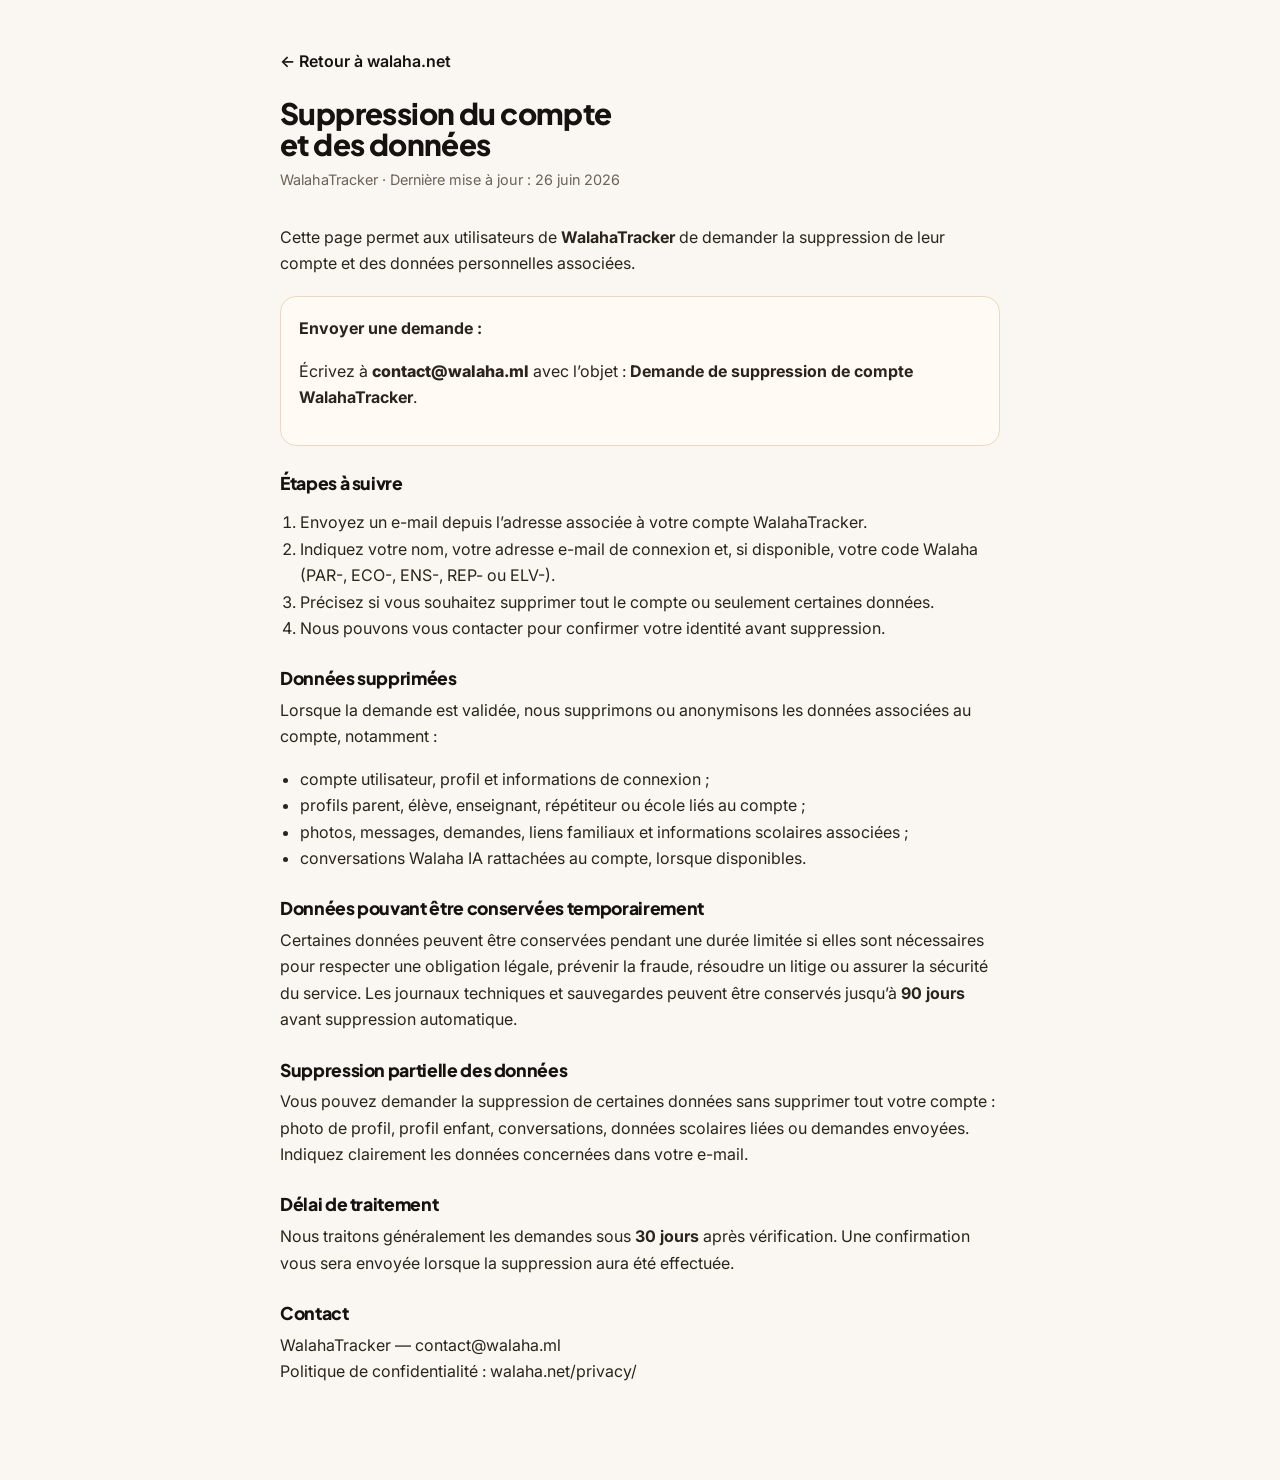
<file: delete-account/index.html>
<!doctype html>
<html lang="fr">
  <head>
    <meta charset="utf-8">
    <meta name="viewport" content="width=device-width, initial-scale=1">
    <title>Suppression du compte — WalahaTracker</title>
    <meta name="description" content="Demander la suppression d’un compte WalahaTracker et des données associées.">
    <link rel="icon" href="../logos/logo-symbol.png">
    <link rel="preconnect" href="https://fonts.googleapis.com">
    <link rel="preconnect" href="https://fonts.gstatic.com" crossorigin>
    <link href="https://fonts.googleapis.com/css2?family=Inter:wght@400;500;600;700&family=Plus+Jakarta+Sans:wght@600;700;800&display=swap" rel="stylesheet">
    <link rel="stylesheet" href="../css/style.css">
    <style>
      .legal-page { max-width: 760px; margin: 0 auto; padding: 48px 20px 80px; }
      .legal-page h1 { font-family: "Plus Jakarta Sans", sans-serif; font-size: 1.85rem; margin-bottom: 0.5rem; }
      .legal-page .legal-updated { color: #6b6258; font-size: 0.9rem; margin-bottom: 2rem; }
      .legal-page h2 { font-size: 1.1rem; margin: 1.75rem 0 0.5rem; }
      .legal-page p, .legal-page li { line-height: 1.65; color: #2a241c; }
      .legal-page ul, .legal-page ol { padding-left: 1.25rem; }
      .legal-back { display: inline-block; margin-bottom: 1.5rem; font-weight: 600; }
      .request-box { background: #fffaf4; border: 1px solid #ead8c4; border-radius: 16px; padding: 18px; margin: 20px 0; }
      .request-box a { font-weight: 800; }
    </style>
  </head>
  <body>
    <main class="legal-page">
      <a class="legal-back" href="../">← Retour à walaha.net</a>
      <h1>Suppression du compte et des données</h1>
      <p class="legal-updated">WalahaTracker · Dernière mise à jour : 26 juin 2026</p>

      <p>
        Cette page permet aux utilisateurs de <strong>WalahaTracker</strong> de demander
        la suppression de leur compte et des données personnelles associées.
      </p>

      <div class="request-box">
        <p><strong>Envoyer une demande :</strong></p>
        <p>
          Écrivez à <a href="mailto:contact@walaha.ml?subject=Demande%20de%20suppression%20de%20compte%20WalahaTracker">contact@walaha.ml</a>
          avec l’objet : <strong>Demande de suppression de compte WalahaTracker</strong>.
        </p>
      </div>

      <h2>Étapes à suivre</h2>
      <ol>
        <li>Envoyez un e-mail depuis l’adresse associée à votre compte WalahaTracker.</li>
        <li>Indiquez votre nom, votre adresse e-mail de connexion et, si disponible, votre code Walaha (PAR-, ECO-, ENS-, REP- ou ELV-).</li>
        <li>Précisez si vous souhaitez supprimer tout le compte ou seulement certaines données.</li>
        <li>Nous pouvons vous contacter pour confirmer votre identité avant suppression.</li>
      </ol>

      <h2>Données supprimées</h2>
      <p>Lorsque la demande est validée, nous supprimons ou anonymisons les données associées au compte, notamment :</p>
      <ul>
        <li>compte utilisateur, profil et informations de connexion ;</li>
        <li>profils parent, élève, enseignant, répétiteur ou école liés au compte ;</li>
        <li>photos, messages, demandes, liens familiaux et informations scolaires associées ;</li>
        <li>conversations Walaha IA rattachées au compte, lorsque disponibles.</li>
      </ul>

      <h2>Données pouvant être conservées temporairement</h2>
      <p>
        Certaines données peuvent être conservées pendant une durée limitée si elles sont nécessaires
        pour respecter une obligation légale, prévenir la fraude, résoudre un litige ou assurer la
        sécurité du service. Les journaux techniques et sauvegardes peuvent être conservés jusqu’à
        <strong>90 jours</strong> avant suppression automatique.
      </p>

      <h2>Suppression partielle des données</h2>
      <p>
        Vous pouvez demander la suppression de certaines données sans supprimer tout votre compte :
        photo de profil, profil enfant, conversations, données scolaires liées ou demandes envoyées.
        Indiquez clairement les données concernées dans votre e-mail.
      </p>

      <h2>Délai de traitement</h2>
      <p>
        Nous traitons généralement les demandes sous <strong>30 jours</strong> après vérification.
        Une confirmation vous sera envoyée lorsque la suppression aura été effectuée.
      </p>

      <h2>Contact</h2>
      <p>
        WalahaTracker — <a href="mailto:contact@walaha.ml">contact@walaha.ml</a><br>
        Politique de confidentialité : <a href="../privacy/">walaha.net/privacy/</a>
      </p>
    </main>
  </body>
</html>
</file>
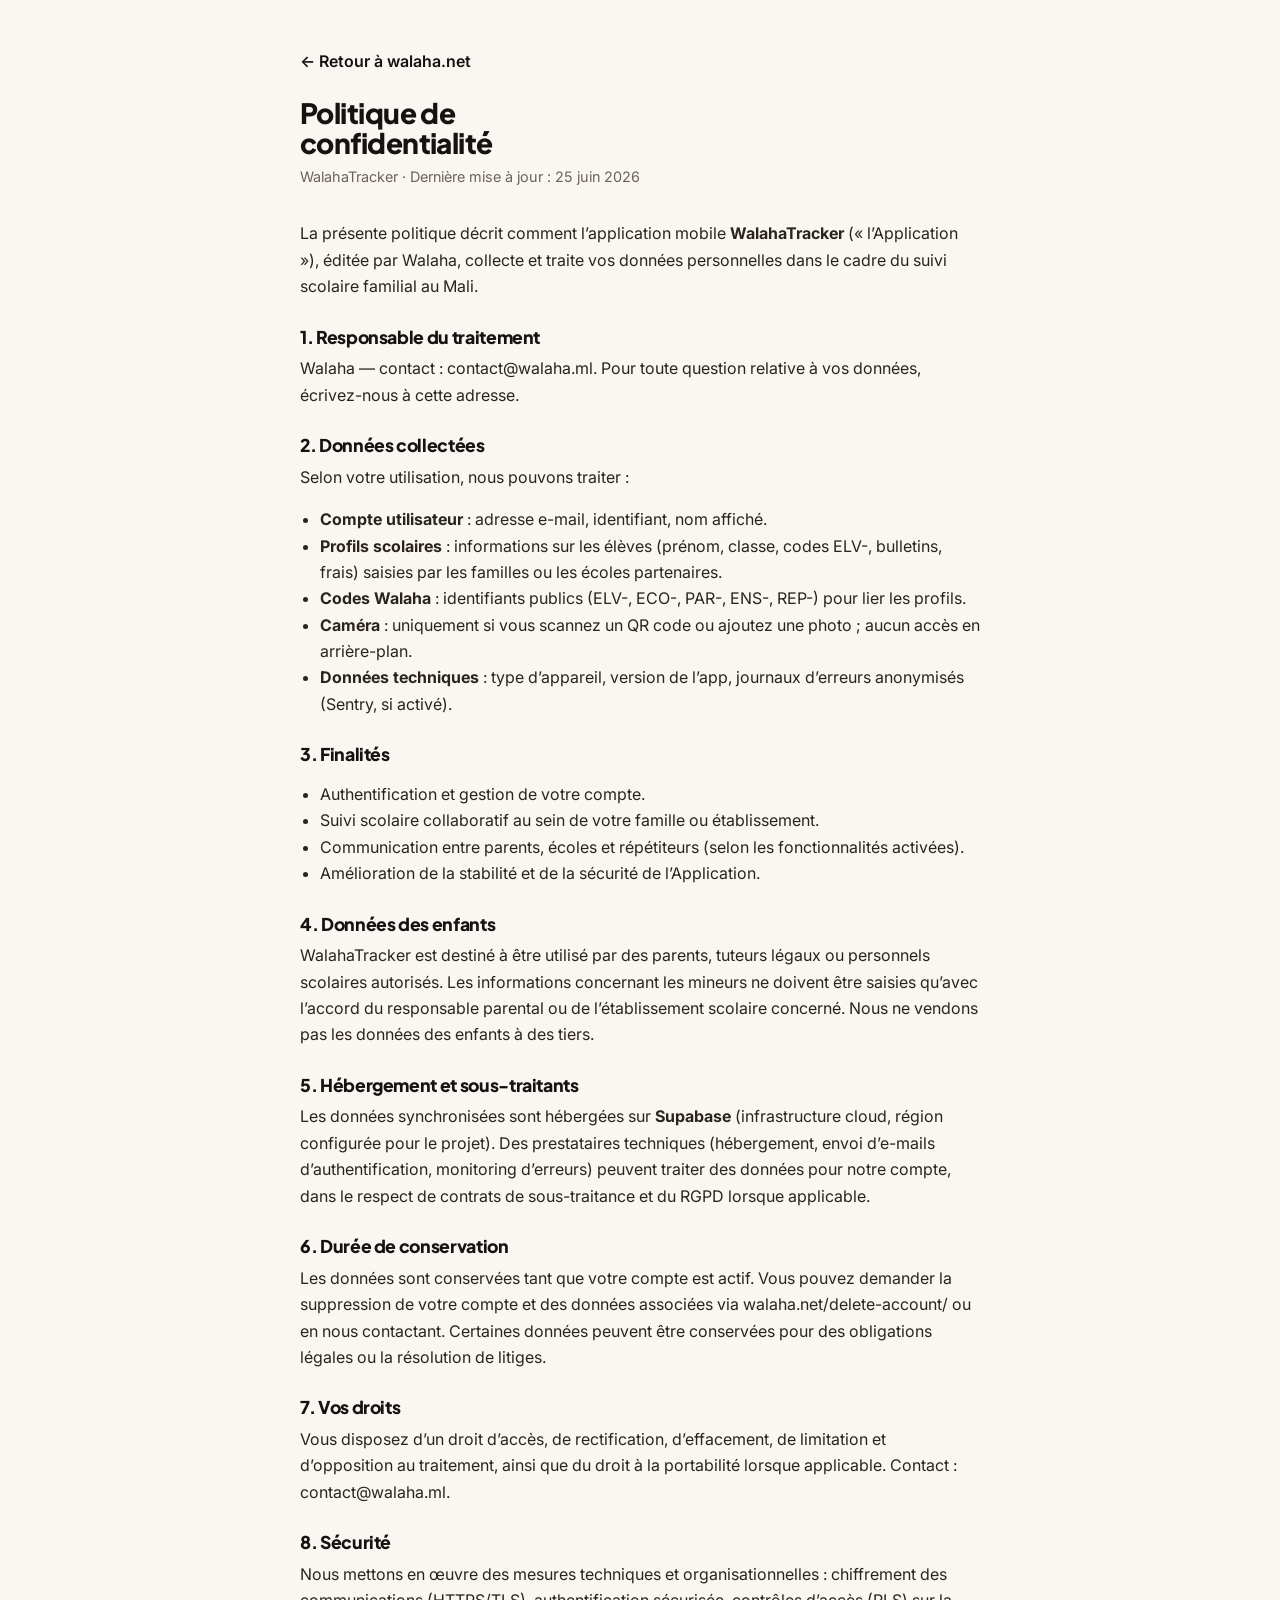
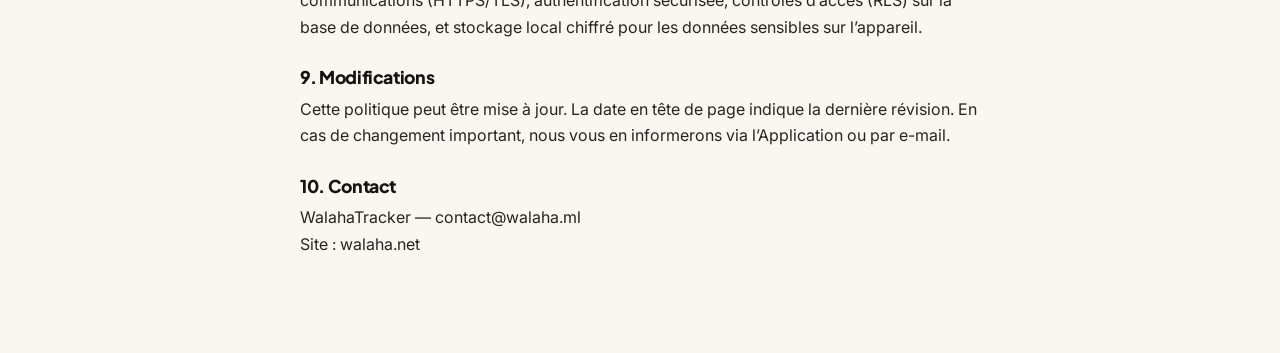
<file: privacy/index.html>
<!doctype html>
<html lang="fr">
  <head>
    <meta charset="utf-8">
    <meta name="viewport" content="width=device-width, initial-scale=1">
    <title>Politique de confidentialité — WalahaTracker</title>
    <meta name="description" content="Politique de confidentialité de l’application WalahaTracker (suivi scolaire familial au Mali).">
    <link rel="icon" href="../logos/logo-symbol.png">
    <link rel="preconnect" href="https://fonts.googleapis.com">
    <link rel="preconnect" href="https://fonts.gstatic.com" crossorigin>
    <link href="https://fonts.googleapis.com/css2?family=Inter:wght@400;500;600;700&family=Plus+Jakarta+Sans:wght@600;700;800&display=swap" rel="stylesheet">
    <link rel="stylesheet" href="../css/style.css">
    <style>
      .legal-page { max-width: 720px; margin: 0 auto; padding: 48px 20px 80px; }
      .legal-page h1 { font-family: "Plus Jakarta Sans", sans-serif; font-size: 1.75rem; margin-bottom: 0.5rem; }
      .legal-page .legal-updated { color: #6b6258; font-size: 0.9rem; margin-bottom: 2rem; }
      .legal-page h2 { font-size: 1.1rem; margin: 1.75rem 0 0.5rem; }
      .legal-page p, .legal-page li { line-height: 1.65; color: #2a241c; }
      .legal-page ul { padding-left: 1.25rem; }
      .legal-back { display: inline-block; margin-bottom: 1.5rem; font-weight: 600; }
    </style>
  </head>
  <body>
    <main class="legal-page">
      <a class="legal-back" href="../">← Retour à walaha.net</a>
      <h1>Politique de confidentialité</h1>
      <p class="legal-updated">WalahaTracker · Dernière mise à jour : 25 juin 2026</p>

      <p>
        La présente politique décrit comment l’application mobile <strong>WalahaTracker</strong>
        (« l’Application »), éditée par Walaha, collecte et traite vos données personnelles
        dans le cadre du suivi scolaire familial au Mali.
      </p>

      <h2>1. Responsable du traitement</h2>
      <p>
        Walaha — contact : <a href="mailto:contact@walaha.ml">contact@walaha.ml</a>.
        Pour toute question relative à vos données, écrivez-nous à cette adresse.
      </p>

      <h2>2. Données collectées</h2>
      <p>Selon votre utilisation, nous pouvons traiter :</p>
      <ul>
        <li><strong>Compte utilisateur</strong> : adresse e-mail, identifiant, nom affiché.</li>
        <li><strong>Profils scolaires</strong> : informations sur les élèves (prénom, classe, codes ELV-, bulletins, frais) saisies par les familles ou les écoles partenaires.</li>
        <li><strong>Codes Walaha</strong> : identifiants publics (ELV-, ECO-, PAR-, ENS-, REP-) pour lier les profils.</li>
        <li><strong>Caméra</strong> : uniquement si vous scannez un QR code ou ajoutez une photo ; aucun accès en arrière-plan.</li>
        <li><strong>Données techniques</strong> : type d’appareil, version de l’app, journaux d’erreurs anonymisés (Sentry, si activé).</li>
      </ul>

      <h2>3. Finalités</h2>
      <ul>
        <li>Authentification et gestion de votre compte.</li>
        <li>Suivi scolaire collaboratif au sein de votre famille ou établissement.</li>
        <li>Communication entre parents, écoles et répétiteurs (selon les fonctionnalités activées).</li>
        <li>Amélioration de la stabilité et de la sécurité de l’Application.</li>
      </ul>

      <h2>4. Données des enfants</h2>
      <p>
        WalahaTracker est destiné à être utilisé par des parents, tuteurs légaux ou personnels
        scolaires autorisés. Les informations concernant les mineurs ne doivent être saisies
        qu’avec l’accord du responsable parental ou de l’établissement scolaire concerné.
        Nous ne vendons pas les données des enfants à des tiers.
      </p>

      <h2>5. Hébergement et sous-traitants</h2>
      <p>
        Les données synchronisées sont hébergées sur <strong>Supabase</strong> (infrastructure cloud,
        région configurée pour le projet). Des prestataires techniques (hébergement, envoi d’e-mails
        d’authentification, monitoring d’erreurs) peuvent traiter des données pour notre compte,
        dans le respect de contrats de sous-traitance et du RGPD lorsque applicable.
      </p>

      <h2>6. Durée de conservation</h2>
      <p>
        Les données sont conservées tant que votre compte est actif. Vous pouvez demander la
        suppression de votre compte et des données associées via
        <a href="../delete-account/">walaha.net/delete-account/</a> ou en nous contactant. Certaines
        données peuvent être conservées pour des obligations légales ou la résolution de litiges.
      </p>

      <h2>7. Vos droits</h2>
      <p>
        Vous disposez d’un droit d’accès, de rectification, d’effacement, de limitation et
        d’opposition au traitement, ainsi que du droit à la portabilité lorsque applicable.
        Contact : <a href="mailto:contact@walaha.ml">contact@walaha.ml</a>.
      </p>

      <h2>8. Sécurité</h2>
      <p>
        Nous mettons en œuvre des mesures techniques et organisationnelles : chiffrement des
        communications (HTTPS/TLS), authentification sécurisée, contrôles d’accès (RLS) sur
        la base de données, et stockage local chiffré pour les données sensibles sur l’appareil.
      </p>

      <h2>9. Modifications</h2>
      <p>
        Cette politique peut être mise à jour. La date en tête de page indique la dernière révision.
        En cas de changement important, nous vous en informerons via l’Application ou par e-mail.
      </p>

      <h2>10. Contact</h2>
      <p>
        WalahaTracker — <a href="mailto:contact@walaha.ml">contact@walaha.ml</a><br>
        Site : <a href="https://walaha.net/">walaha.net</a>
      </p>
    </main>
  </body>
</html>
</file>
<file: css/style.css>
/* =========================================================
   WalahaTracker — Design premium clair & chaleureux
   Palette ocre/ambre + turquoise, glassmorphism, animations
   ========================================================= */

:root {
  /* Marque */
  --ocre: #C47A2C;
  --ocre-dark: #9A5B1F;
  --amber: #E8A23D;
  --teal: #39D4DA;
  --teal-dark: #159CA3;

  /* Neutres chauds */
  --ink: #161210;
  --ink-soft: #2E2820;
  --muted: #6B6258;
  --cream: #FAF7F2;
  --cream-2: #F4ECE0;
  --white: #FFFFFF;
  --border: #ECE1D2;
  --border-strong: #E0D2BE;

  /* Dégradés */
  --grad-warm: linear-gradient(135deg, var(--amber) 0%, var(--ocre) 55%, var(--ocre-dark) 100%);
  --grad-cool: linear-gradient(135deg, var(--teal) 0%, var(--teal-dark) 100%);
  --grad-brand: linear-gradient(120deg, var(--ocre) 0%, var(--amber) 45%, var(--teal) 110%);

  /* Ombres */
  --shadow-sm: 0 4px 14px rgba(120, 80, 30, 0.06);
  --shadow: 0 18px 40px rgba(120, 80, 30, 0.10);
  --shadow-lg: 0 34px 70px rgba(90, 55, 20, 0.16);
  --shadow-teal: 0 24px 50px rgba(21, 156, 163, 0.20);

  --radius: 18px;
  --radius-lg: 26px;
  --radius-pill: 999px;
}

* { box-sizing: border-box; }

html {
  scroll-behavior: smooth;
  -webkit-text-size-adjust: 100%;
}

body {
  margin: 0;
  color: var(--ink);
  background: var(--cream);
  font-family: "Inter", system-ui, Arial, sans-serif;
  font-size: 16px;
  line-height: 1.65;
  overflow-x: hidden;
  -webkit-font-smoothing: antialiased;
}

body.menu-open { overflow: hidden; }

img { display: block; max-width: 100%; }
a { color: inherit; text-decoration: none; }
button, input, select, textarea { font: inherit; }

::selection {
  background: rgba(196, 122, 44, 0.22);
  color: var(--ink);
}

.sr-only {
  position: absolute;
  width: 1px; height: 1px;
  padding: 0; margin: -1px;
  overflow: hidden;
  clip: rect(0, 0, 0, 0);
  white-space: nowrap;
  border: 0;
}

/* ---------- Typographie ---------- */
h1, h2, h3, p { margin-top: 0; }

h1, h2, h3 {
  font-family: "Plus Jakarta Sans", "Inter", sans-serif;
  color: var(--ink);
  letter-spacing: -0.02em;
}

h1 {
  max-width: 16ch;
  margin-bottom: 16px;
  font-size: clamp(32px, 5vw, 52px);
  line-height: 1.04;
  font-weight: 800;
}

h2 {
  margin-bottom: 12px;
  font-size: clamp(25px, 3.2vw, 36px);
  line-height: 1.12;
  font-weight: 800;
}

h3 {
  margin-bottom: 8px;
  font-size: 20px;
  line-height: 1.3;
  font-weight: 700;
}

p { color: var(--muted); }

.lead {
  font-size: clamp(16px, 2vw, 18px);
  color: var(--ink-soft);
  line-height: 1.6;
}

.gradient-text {
  background: var(--grad-warm);
  -webkit-background-clip: text;
  background-clip: text;
  -webkit-text-fill-color: transparent;
  color: transparent;
}

/* ---------- Layout ---------- */
.container {
  width: min(1160px, calc(100% - 44px));
  margin: 0 auto;
}

.section {
  position: relative;
  padding: clamp(44px, 6vw, 78px) 0;
  scroll-margin-top: 84px;
}

.light-band {
  background:
    radial-gradient(900px 380px at 12% 0%, rgba(57, 212, 218, 0.07), transparent 60%),
    var(--cream-2);
}

/* ---------- Header ---------- */
.site-header {
  position: sticky;
  top: 0;
  z-index: 50;
  display: flex;
  align-items: center;
  justify-content: space-between;
  gap: 20px;
  min-height: 72px;
  padding: 10px max(22px, calc((100vw - 1160px) / 2));
  background: rgba(250, 247, 242, 0.72);
  border-bottom: 1px solid rgba(236, 225, 210, 0.7);
  backdrop-filter: saturate(160%) blur(16px);
  -webkit-backdrop-filter: saturate(160%) blur(16px);
  transition: box-shadow 0.3s ease, background 0.3s ease;
}

.site-header.scrolled {
  box-shadow: 0 10px 30px rgba(120, 80, 30, 0.08);
  background: rgba(250, 247, 242, 0.9);
}

.brand {
  display: inline-flex;
  align-items: center;
  gap: 11px;
  font-family: "Plus Jakarta Sans", sans-serif;
  font-weight: 800;
  font-size: 19px;
  letter-spacing: -0.01em;
}

.brand img {
  width: 30px;
  height: 52px;
  object-fit: contain;
  filter: drop-shadow(0 6px 12px rgba(196, 122, 44, 0.28));
}

.brand-walaha { color: var(--ocre); }
.brand-tracker { color: var(--teal-dark); }

.site-nav a:not(.btn).is-active {
  color: var(--ink);
}

.site-nav a:not(.btn).is-active::after {
  width: 100%;
}

.site-nav {
  display: flex;
  align-items: center;
  gap: 22px;
  font-size: 14.5px;
  font-weight: 600;
}

.site-nav a:not(.btn) {
  position: relative;
  color: var(--muted);
  padding: 4px 0;
  transition: color 0.2s ease;
}

.site-nav a:not(.btn)::after {
  content: "";
  position: absolute;
  left: 0; bottom: -2px;
  width: 0; height: 2px;
  border-radius: 2px;
  background: var(--grad-warm);
  transition: width 0.25s ease;
}

.site-nav a:not(.btn):hover,
.site-nav a:not(.btn):focus-visible { color: var(--ink); }

.site-nav a:not(.btn):hover::after,
.site-nav a:not(.btn):focus-visible::after { width: 100%; }

/* ---------- Boutons ---------- */
.btn {
  position: relative;
  display: inline-flex;
  align-items: center;
  justify-content: center;
  gap: 8px;
  min-height: 50px;
  padding: 13px 24px;
  border: 1px solid transparent;
  border-radius: var(--radius-pill);
  font-size: 15px;
  font-weight: 700;
  line-height: 1.2;
  cursor: pointer;
  white-space: nowrap;
  transition: transform 0.2s ease, box-shadow 0.25s ease, background 0.25s ease, color 0.2s ease;
}

.btn:hover, .btn:focus-visible { transform: translateY(-2px); }

.btn-primary {
  background: var(--grad-warm);
  color: var(--white);
  box-shadow: 0 14px 26px rgba(196, 122, 44, 0.30);
}

.btn-primary:hover, .btn-primary:focus-visible {
  box-shadow: 0 20px 38px rgba(196, 122, 44, 0.42);
}

.btn-secondary {
  background: var(--white);
  color: var(--ocre-dark);
  border-color: var(--border-strong);
  box-shadow: var(--shadow-sm);
}

.btn-secondary:hover, .btn-secondary:focus-visible {
  border-color: var(--ocre);
  box-shadow: var(--shadow);
}

.btn-light {
  background: var(--white);
  color: var(--ocre-dark);
  box-shadow: 0 16px 30px rgba(0, 0, 0, 0.16);
}

.btn .icon { width: 18px; height: 18px; }

/* Menu mobile */
.menu-toggle {
  display: none;
  width: 48px; height: 48px;
  padding: 12px;
  background: var(--white);
  border: 1px solid var(--border);
  border-radius: 12px;
  box-shadow: var(--shadow-sm);
}

.menu-toggle span:not(.sr-only) {
  display: block;
  width: 100%; height: 2px;
  margin: 5px 0;
  border-radius: 2px;
  background: var(--ink);
  transition: transform 0.25s ease, opacity 0.2s ease;
}

/* ---------- Badges / eyebrow ---------- */
.badge-row {
  display: flex;
  flex-wrap: wrap;
  gap: 10px;
  margin-bottom: 16px;
}

.badge {
  display: inline-flex;
  align-items: center;
  gap: 7px;
  padding: 7px 14px;
  border-radius: var(--radius-pill);
  font-size: 13px;
  font-weight: 700;
  color: var(--teal-dark);
  background: rgba(57, 212, 218, 0.13);
  border: 1px solid rgba(57, 212, 218, 0.28);
}

.badge.warm {
  color: var(--ocre-dark);
  background: rgba(196, 122, 44, 0.12);
  border-color: rgba(196, 122, 44, 0.28);
}

.badge .dot {
  width: 8px; height: 8px;
  border-radius: 50%;
  background: var(--teal-dark);
  box-shadow: 0 0 0 4px rgba(57, 212, 218, 0.18);
}

.badge.warm .dot {
  background: var(--ocre);
  box-shadow: 0 0 0 4px rgba(196, 122, 44, 0.18);
}

.eyebrow {
  display: inline-flex;
  align-items: center;
  gap: 8px;
  margin-bottom: 10px;
  font-size: 13px;
  font-weight: 800;
  text-transform: uppercase;
  letter-spacing: 0.1em;
  color: var(--ocre-dark);
}

.eyebrow::before {
  content: "";
  width: 22px; height: 2px;
  border-radius: 2px;
  background: var(--grad-warm);
}

/* ---------- Hero ---------- */
.hero {
  position: relative;
  min-height: auto;
  padding-block: clamp(42px, 6vw, 76px);
  display: flex;
  align-items: center;
  overflow: hidden;
  background:
    radial-gradient(680px 460px at 88% 8%, rgba(57, 212, 218, 0.16), transparent 60%),
    radial-gradient(720px 520px at 6% 92%, rgba(232, 162, 61, 0.14), transparent 62%),
    linear-gradient(180deg, var(--white) 0%, var(--cream) 100%);
}

.blob {
  position: absolute;
  border-radius: 50%;
  filter: blur(60px);
  opacity: 0.55;
  z-index: 0;
  pointer-events: none;
  animation: float-blob 16s ease-in-out infinite;
}

.blob-1 {
  width: 360px; height: 360px;
  top: -80px; right: -60px;
  background: radial-gradient(circle, rgba(57, 212, 218, 0.5), transparent 70%);
}

.blob-2 {
  width: 420px; height: 420px;
  bottom: -140px; left: -100px;
  background: radial-gradient(circle, rgba(232, 162, 61, 0.45), transparent 70%);
  animation-delay: -6s;
}

@keyframes float-blob {
  0%, 100% { transform: translate(0, 0) scale(1); }
  50% { transform: translate(20px, -30px) scale(1.08); }
}

.hero-grid {
  position: relative;
  z-index: 1;
  display: grid;
  grid-template-columns: minmax(0, 1.05fr) minmax(330px, 460px);
  align-items: center;
  gap: 38px;
}

.hero-actions {
  display: flex;
  flex-wrap: wrap;
  gap: 14px;
  margin-top: 22px;
}

.hero-trust {
  display: flex;
  align-items: center;
  gap: 18px;
  margin-top: 22px;
  font-size: 14px;
  color: var(--muted);
}

.hero-trust .avatars {
  display: flex;
}

.hero-trust .avatars span {
  width: 36px; height: 36px;
  margin-left: -10px;
  border-radius: 50%;
  border: 2px solid var(--white);
  display: grid;
  place-items: center;
  font-size: 13px;
  font-weight: 800;
  color: var(--white);
  box-shadow: var(--shadow-sm);
}
.hero-trust .avatars span:first-child { margin-left: 0; }
.hero-trust .avatars span:nth-child(1) { background: var(--ocre); }
.hero-trust .avatars span:nth-child(2) { background: var(--teal-dark); }
.hero-trust .avatars span:nth-child(3) { background: var(--amber); }
.hero-trust .avatars span:nth-child(4) { background: var(--ink-soft); }

/* ---------- Mockup téléphone ---------- */
.hero-visual {
  position: relative;
  display: grid;
  place-items: center;
  min-height: 500px;
  perspective: 1400px;
}

.hero-phone-glow {
  position: absolute;
  width: 320px;
  height: 520px;
  border-radius: 50%;
  background: radial-gradient(ellipse, rgba(57, 212, 218, 0.35) 0%, rgba(196, 122, 44, 0.18) 45%, transparent 72%);
  filter: blur(28px);
  z-index: 1;
  animation: glow-pulse 4s ease-in-out infinite;
}

@keyframes glow-pulse {
  0%, 100% { opacity: 0.75; transform: scale(1); }
  50% { opacity: 1; transform: scale(1.06); }
}

.phone-mockup {
  position: relative;
  width: 258px;
  padding: 12px;
  background: linear-gradient(160deg, #1b1b1f, #050507);
  border-radius: 44px;
  box-shadow:
    var(--shadow-lg),
    0 0 0 1px rgba(255, 255, 255, 0.08),
    0 30px 80px rgba(57, 212, 218, 0.15);
  transform: rotateY(-12deg) rotateX(4deg);
  transition: transform 0.5s ease;
  z-index: 2;
  animation: phone-in 0.9s cubic-bezier(0.16, 1, 0.3, 1) both;
}

.phone-mockup:hover { transform: rotateY(-4deg) rotateX(2deg) translateY(-6px); }

@keyframes phone-in {
  from { opacity: 0; transform: rotateY(-22deg) rotateX(6deg) translateY(30px); }
  to { opacity: 1; transform: rotateY(-12deg) rotateX(4deg); }
}

.phone-screen {
  position: relative;
  border-radius: 32px;
  overflow: hidden;
  background: #0d0d10;
}

.phone-shot {
  width: 100%;
  height: auto;
  vertical-align: top;
  transition: opacity 0.35s ease, transform 0.35s ease;
}

.phone-shot.is-fading {
  opacity: 0;
  transform: scale(0.98);
}

.phone-notch {
  position: absolute;
  top: 10px; left: 50%;
  transform: translateX(-50%);
  width: 96px; height: 22px;
  background: #060608;
  border-radius: var(--radius-pill);
  z-index: 3;
}

.phone-app {
  padding: 40px 16px 18px;
}

.app-top {
  display: flex;
  align-items: center;
  gap: 11px;
  padding: 6px 4px 16px;
}

.app-top .ava {
  width: 42px; height: 42px;
  border-radius: 13px;
  background: var(--grad-warm);
  display: grid;
  place-items: center;
  color: var(--white);
  font-weight: 800;
  font-size: 16px;
  box-shadow: 0 8px 16px rgba(196, 122, 44, 0.3);
}

.app-top strong { display: block; font-size: 15px; color: var(--ink); }
.app-top small { color: var(--muted); font-size: 12px; }
.app-top .bell {
  margin-left: auto;
  width: 34px; height: 34px;
  display: grid; place-items: center;
  border-radius: 11px;
  background: var(--white);
  box-shadow: var(--shadow-sm);
  position: relative;
}
.app-top .bell::after {
  content: "";
  position: absolute;
  top: 7px; right: 8px;
  width: 8px; height: 8px;
  border-radius: 50%;
  background: var(--teal-dark);
  border: 2px solid var(--white);
}

.app-progress {
  padding: 16px;
  border-radius: 18px;
  background: var(--grad-cool);
  color: var(--white);
  box-shadow: var(--shadow-teal);
}
.app-progress small { opacity: 0.9; font-size: 11px; font-weight: 600; }
.app-progress .val {
  font-family: "Plus Jakarta Sans", sans-serif;
  font-size: 26px; font-weight: 800;
  margin: 2px 0 10px;
}
.app-progress .bar {
  height: 7px;
  border-radius: var(--radius-pill);
  background: rgba(255, 255, 255, 0.3);
  overflow: hidden;
}
.app-progress .bar i {
  display: block; height: 100%;
  width: 78%;
  border-radius: var(--radius-pill);
  background: var(--white);
  animation: grow-bar 1.6s 0.4s ease both;
}
@keyframes grow-bar { from { width: 0; } }

.app-row {
  display: flex;
  align-items: center;
  gap: 12px;
  margin-top: 12px;
  padding: 13px;
  border-radius: 15px;
  background: var(--white);
  box-shadow: var(--shadow-sm);
}
.app-row .ic {
  width: 36px; height: 36px;
  flex: none;
  border-radius: 11px;
  display: grid; place-items: center;
}
.app-row .ic svg { width: 18px; height: 18px; }
.app-row .ic.warm { background: rgba(196, 122, 44, 0.14); color: var(--ocre-dark); }
.app-row .ic.cool { background: rgba(57, 212, 218, 0.16); color: var(--teal-dark); }
.app-row strong { display: block; font-size: 13px; color: var(--ink); }
.app-row small { color: var(--muted); font-size: 11.5px; }
.app-row .tag {
  margin-left: auto;
  font-size: 10px; font-weight: 800;
  padding: 4px 9px;
  border-radius: var(--radius-pill);
  background: rgba(57, 212, 218, 0.16);
  color: var(--teal-dark);
}

/* Cartes flottantes autour du téléphone */
.float-card {
  position: absolute;
  z-index: 3;
  display: flex;
  align-items: center;
  gap: 10px;
  padding: 12px 15px;
  background: rgba(255, 255, 255, 0.78);
  border: 1px solid rgba(255, 255, 255, 0.9);
  border-radius: 15px;
  box-shadow: var(--shadow);
  backdrop-filter: blur(8px);
  font-size: 13px;
  font-weight: 700;
  color: var(--ink);
  animation: float-card 5s ease-in-out infinite;
}

.float-card .fic {
  width: 30px; height: 30px;
  flex: none;
  border-radius: 9px;
  display: grid; place-items: center;
}
.float-card .fic svg { width: 16px; height: 16px; }
.float-card.warm .fic { background: var(--grad-warm); color: #fff; }
.float-card.cool .fic { background: var(--grad-cool); color: #fff; }

.float-one { top: 60px; left: -28px; animation-delay: 0s; }
.float-two { top: 240px; right: -28px; animation-delay: -1.6s; }
.float-three { bottom: 42px; left: -16px; animation-delay: -3.2s; }

@media (max-width: 767px) {
  .float-card { display: none; }
}

@keyframes float-card {
  0%, 100% { transform: translateY(0); }
  50% { transform: translateY(-12px); }
}

/* ---------- Stats strip ---------- */
.stats-strip {
  position: relative;
  z-index: 2;
  margin-top: -24px;
}
.stats-inner {
  display: grid;
  grid-template-columns: repeat(4, 1fr);
  gap: 0;
  padding: 18px 8px;
  background: var(--white);
  border: 1px solid var(--border);
  border-radius: var(--radius-lg);
  box-shadow: var(--shadow);
}
.stat {
  text-align: center;
  padding: 6px 18px;
  border-right: 1px solid var(--border);
}
.stat:last-child { border-right: none; }
.stat .num {
  font-family: "Plus Jakarta Sans", sans-serif;
  font-size: clamp(22px, 3vw, 32px);
  font-weight: 800;
  line-height: 1;
}
.stat .num.text-sm { font-size: clamp(18px, 2.5vw, 26px); }
.stat .num.cool { color: var(--teal-dark); }
.stat .lbl {
  margin-top: 6px;
  font-size: 13px;
  color: var(--muted);
  font-weight: 600;
}

/* ---------- En-tête de section ---------- */
.section-heading {
  max-width: 720px;
  margin-bottom: 28px;
}
.section-heading.center {
  max-width: 760px;
  margin-inline: auto;
  text-align: center;
}
.section-heading.center .eyebrow { justify-content: center; }

/* ---------- Cartes ---------- */
.card-grid, .feature-grid {
  display: grid;
  gap: 16px;
}
.card-grid.four { grid-template-columns: repeat(4, minmax(0, 1fr)); }
.feature-grid { grid-template-columns: repeat(4, minmax(0, 1fr)); }

.card {
  position: relative;
  padding: 20px 20px;
  background: var(--white);
  border: 1px solid var(--border);
  border-radius: var(--radius);
  box-shadow: var(--shadow-sm);
  overflow: hidden;
  transition: transform 0.3s ease, box-shadow 0.3s ease, border-color 0.3s ease;
}

.card::before {
  content: "";
  position: absolute;
  inset: 0 0 auto 0;
  height: 3px;
  background: var(--grad-warm);
  transform: scaleX(0);
  transform-origin: left;
  transition: transform 0.35s ease;
}

.card:hover {
  transform: translateY(-6px);
  box-shadow: var(--shadow);
  border-color: var(--border-strong);
}
.card:hover::before { transform: scaleX(1); }

.card p:last-child { margin-bottom: 0; }

.card-icon {
  width: 42px; height: 42px;
  margin-bottom: 12px;
  border-radius: 14px;
  display: grid;
  place-items: center;
  background: rgba(196, 122, 44, 0.12);
  color: var(--ocre-dark);
}
.card-icon svg { width: 24px; height: 24px; }
.card.cool .card-icon {
  background: rgba(57, 212, 218, 0.15);
  color: var(--teal-dark);
}
.card.cool::before { background: var(--grad-cool); }

/* Cartes fonctionnalités numérotées */
.feature-card .num-badge {
  display: inline-flex;
  align-items: center;
  justify-content: center;
  width: 40px; height: 40px;
  margin-bottom: 16px;
  border-radius: 12px;
  font-family: "Plus Jakarta Sans", sans-serif;
  font-weight: 800;
  font-size: 15px;
  color: var(--white);
  background: var(--grad-warm);
  box-shadow: 0 8px 16px rgba(196, 122, 44, 0.25);
}
.feature-card:nth-child(even) .num-badge {
  background: var(--grad-cool);
  box-shadow: 0 8px 16px rgba(21, 156, 163, 0.25);
}
.feature-card:nth-child(even)::before { background: var(--grad-cool); }

/* ---------- Solution ---------- */
.split {
  display: grid;
  grid-template-columns: 0.92fr 1.08fr;
  gap: 48px;
  align-items: center;
}

.solution-panel {
  position: relative;
  padding: 28px;
  background: var(--white);
  border: 1px solid var(--border);
  border-radius: var(--radius-lg);
  box-shadow: var(--shadow);
}
.solution-panel::after {
  content: "";
  position: absolute;
  inset: -1px;
  border-radius: inherit;
  padding: 1px;
  background: var(--grad-brand);
  -webkit-mask: linear-gradient(#000 0 0) content-box, linear-gradient(#000 0 0);
  -webkit-mask-composite: xor;
  mask-composite: exclude;
  opacity: 0.5;
  pointer-events: none;
}
.solution-panel strong {
  display: block;
  margin-top: 18px;
  padding-top: 18px;
  border-top: 1px solid var(--border);
  font-family: "Plus Jakarta Sans", sans-serif;
  font-size: 20px;
  line-height: 1.4;
  color: var(--ocre-dark);
}

/* ---------- Audience ---------- */
.audience-card {
  display: grid;
  grid-template-columns: 1fr 1fr;
  gap: 34px;
  align-items: center;
}
.audience-card.reverse > div { order: 2; }
.audience-card.reverse .check-list { order: 1; }

.check-list, .beta-list {
  display: grid;
  gap: 10px;
  margin: 24px 0 0;
  padding: 0;
  list-style: none;
}
.audience-card .check-list { margin-top: 0; }

.check-list li, .beta-list li {
  position: relative;
  display: flex;
  align-items: flex-start;
  gap: 13px;
  padding: 11px 14px;
  background: var(--white);
  border: 1px solid var(--border);
  border-radius: 14px;
  color: var(--ink-soft);
  font-weight: 600;
  font-size: 15px;
  box-shadow: var(--shadow-sm);
  transition: transform 0.2s ease, box-shadow 0.2s ease;
}
.check-list li:hover { transform: translateX(4px); box-shadow: var(--shadow); }

.check-list li::before,
.beta-list li::before {
  content: "";
  flex: none;
  width: 23px; height: 23px;
  margin-top: 1px;
  border-radius: 7px;
  background-color: rgba(57, 212, 218, 0.16);
  background-image: url("data:image/svg+xml,%3Csvg xmlns='http://www.w3.org/2000/svg' viewBox='0 0 24 24' fill='none' stroke='%23159CA3' stroke-width='3' stroke-linecap='round' stroke-linejoin='round'%3E%3Cpolyline points='20 6 9 17 4 12'/%3E%3C/svg%3E");
  background-size: 14px;
  background-position: center;
  background-repeat: no-repeat;
}
.beta-list li::before {
  background-color: rgba(57, 212, 218, 0.22);
  background-image: url("data:image/svg+xml,%3Csvg xmlns='http://www.w3.org/2000/svg' viewBox='0 0 24 24' fill='none' stroke='%2339D4DA' stroke-width='3' stroke-linecap='round' stroke-linejoin='round'%3E%3Cpolyline points='20 6 9 17 4 12'/%3E%3C/svg%3E");
}

/* Audience – panneau visuel */
.audience-visual {
  position: relative;
  padding: 26px;
  border-radius: var(--radius-lg);
  background:
    radial-gradient(400px 300px at 80% 10%, rgba(57, 212, 218, 0.16), transparent 60%),
    linear-gradient(160deg, var(--white), var(--cream-2));
  border: 1px solid var(--border);
  box-shadow: var(--shadow);
}

/* ---------- Bêta (band sombre chaud) ---------- */
.beta-band {
  position: relative;
  color: var(--white);
  overflow: hidden;
  background: linear-gradient(135deg, #2a1a0c 0%, var(--ocre-dark) 60%, var(--ocre) 130%);
}
.beta-band::before {
  content: "";
  position: absolute;
  width: 480px; height: 480px;
  top: -160px; right: -120px;
  border-radius: 50%;
  background: radial-gradient(circle, rgba(57, 212, 218, 0.30), transparent 70%);
  filter: blur(40px);
}
.beta-band .container { position: relative; z-index: 1; }
.beta-band h2 { color: var(--white); }
.beta-band p { color: rgba(255, 255, 255, 0.82); }
.beta-band .badge {
  color: var(--white);
  background: rgba(255, 255, 255, 0.14);
  border-color: rgba(255, 255, 255, 0.22);
}
.beta-band .badge .dot { background: var(--teal); box-shadow: 0 0 0 4px rgba(57,212,218,0.25); }

.beta-grid {
  display: grid;
  grid-template-columns: 1fr 0.92fr;
  gap: 34px;
  align-items: center;
}

.beta-band .beta-list li {
  background: rgba(255, 255, 255, 0.07);
  border-color: rgba(255, 255, 255, 0.14);
  color: rgba(255, 255, 255, 0.92);
  box-shadow: none;
}

/* ---------- Contact ---------- */
.contact-grid {
  display: grid;
  grid-template-columns: 0.9fr 1.1fr;
  gap: 28px;
  align-items: start;
}
.contact-copy { position: sticky; top: 104px; }
.whatsapp-btn { margin-top: 16px; }
.whatsapp-btn .icon { color: #25D366; }

.contact-form {
  position: relative;
  overflow: hidden;
  display: grid;
  grid-template-columns: 1fr 1fr;
  gap: 10px 12px;
  padding: 18px;
  background:
    linear-gradient(180deg, rgba(255, 255, 255, 0.94), rgba(250, 247, 242, 0.96)),
    var(--white);
  border: 1px solid var(--border);
  border-radius: 20px;
  box-shadow: var(--shadow);
}

.contact-form::before {
  content: "";
  position: absolute;
  inset: 0 0 auto 0;
  height: 5px;
  background: var(--grad-brand);
}

.form-row { display: grid; gap: 5px; }
.form-row.full, .contact-form button, .form-status { grid-column: 1 / -1; }

.contact-form button {
  width: 100%;
  min-height: 46px;
  margin-top: 2px;
}

label {
  font-size: 12.5px;
  font-weight: 800;
  color: var(--ink-soft);
  letter-spacing: 0.01em;
}

input, select, textarea {
  width: 100%;
  border: 1px solid var(--border-strong);
  border-radius: 10px;
  padding: 10px 12px;
  color: var(--ink);
  background: rgba(255, 255, 255, 0.76);
  transition: border-color 0.2s ease, box-shadow 0.2s ease, background 0.2s ease;
}

input, select {
  min-height: 43px;
}

textarea {
  min-height: 74px;
  resize: vertical;
}

input:focus, select:focus, textarea:focus {
  outline: none;
  background: var(--white);
  border-color: var(--teal-dark);
  box-shadow: 0 0 0 4px rgba(57, 212, 218, 0.18);
}

.form-status {
  min-height: 20px;
  margin: 0;
  font-weight: 700;
  font-size: 13px;
}
.form-status.success { color: var(--teal-dark); }
.form-status.error { color: var(--ocre-dark); }

/* ---------- Footer ---------- */
.site-footer {
  padding: 40px 0 22px;
  background: var(--ink);
  color: var(--white);
}
.site-footer .brand { color: var(--white); }
.site-footer .brand-walaha { color: var(--amber); }
.site-footer .brand-tracker { color: var(--teal); }
.site-footer p { margin: 12px 0 0; color: rgba(255, 255, 255, 0.6); max-width: 38ch; }

.footer-grid {
  display: grid;
  grid-template-columns: 1.4fr 1fr 1fr;
  gap: 26px;
  align-items: start;
  padding-bottom: 24px;
}

.footer-brand-col p { max-width: 28ch; }

.footer-mali {
  margin-top: 10px;
  font-size: 13px;
  font-weight: 600;
  color: var(--amber);
}

.footer-nav,
.footer-contact {
  display: flex;
  flex-direction: column;
  gap: 10px;
}

.footer-nav strong,
.footer-contact strong {
  margin-bottom: 4px;
  font-size: 13px;
  text-transform: uppercase;
  letter-spacing: 0.08em;
  color: rgba(255, 255, 255, 0.45);
}

.footer-nav a,
.footer-contact a {
  font-size: 14px;
  font-weight: 600;
  color: rgba(255, 255, 255, 0.72);
  transition: color 0.2s ease;
}

.footer-nav a:hover,
.footer-contact a:hover { color: var(--teal); }

.copyright {
  display: flex;
  flex-wrap: wrap;
  justify-content: space-between;
  gap: 10px;
  padding-top: 24px;
  border-top: 1px solid rgba(255, 255, 255, 0.1);
  color: rgba(255, 255, 255, 0.5);
  font-size: 14px;
}

.footer-legal a {
  font-size: 13px;
  color: rgba(255, 255, 255, 0.45);
  font-weight: 600;
}

.footer-legal a:hover { color: var(--teal); }

/* ---------- Animations au scroll ---------- */
.reveal {
  opacity: 0;
  transform: translateY(28px);
  transition: opacity 0.7s cubic-bezier(0.16, 1, 0.3, 1),
              transform 0.7s cubic-bezier(0.16, 1, 0.3, 1);
  will-change: opacity, transform;
}
.reveal.is-visible {
  opacity: 1;
  transform: none;
}
.reveal[data-delay="1"] { transition-delay: 0.08s; }
.reveal[data-delay="2"] { transition-delay: 0.16s; }
.reveal[data-delay="3"] { transition-delay: 0.24s; }
.reveal[data-delay="4"] { transition-delay: 0.32s; }

@media (prefers-reduced-motion: reduce) {
  *, *::before, *::after {
    animation-duration: 0.001ms !important;
    animation-iteration-count: 1 !important;
    transition-duration: 0.001ms !important;
    scroll-behavior: auto !important;
  }
  .reveal { opacity: 1; transform: none; }
}

/* ====================== Responsive ====================== */
@media (max-width: 1023px) {
  .site-header { padding-inline: 22px; }
  .menu-toggle { display: block; }

  .site-nav {
    position: fixed;
    inset: 72px 0 auto 0;
    display: none;
    flex-direction: column;
    align-items: stretch;
    gap: 0;
    padding: 12px 22px 18px;
    background: rgba(250, 247, 242, 0.98);
    backdrop-filter: blur(16px);
    border-bottom: 1px solid var(--border);
    box-shadow: var(--shadow);
  }
  .site-nav.is-open { display: flex; }
  .site-nav a:not(.btn) { padding: 10px 0; }
  .nav-cta { margin-top: 8px; }

  .hero-grid, .split, .audience-card, .beta-grid, .contact-grid {
    grid-template-columns: 1fr;
  }
  .audience-card.reverse > div,
  .audience-card.reverse .check-list { order: initial; }

  .card-grid.four, .feature-grid { grid-template-columns: repeat(2, minmax(0, 1fr)); }
  .stats-inner { grid-template-columns: repeat(2, 1fr); gap: 8px; }
  .stat:nth-child(2) { border-right: none; }
  .stat:nth-child(1), .stat:nth-child(2) { border-bottom: 1px solid var(--border); padding-bottom: 12px; }
  .stat:nth-child(3), .stat:nth-child(4) { padding-top: 12px; }

  .contact-copy { position: static; }
}

@media (max-width: 767px) {
  .container { width: min(100% - 32px, 1160px); }
  .hero { min-height: auto; padding-top: 34px; }
  .hero-grid { gap: 30px; }
  .hero-actions, .hero-actions .btn { width: 100%; }

  .hero-visual { min-height: 430px; }
  .phone-mockup { transform: none; width: 230px; }
  .phone-mockup:hover { transform: translateY(-6px); }
  .float-one { left: -10px; }
  .float-two { right: -10px; }
  .float-three { left: -6px; }

  .card-grid.four, .feature-grid, .contact-form { grid-template-columns: 1fr; }
  .stats-inner { grid-template-columns: 1fr 1fr; }
  .contact-form {
    gap: 9px;
    padding: 16px;
    border-radius: 18px;
  }
}

@media (max-width: 380px) {
  .float-two { top: 240px; }
}

/* ---------- Vitrine application ---------- */
.app-showcase {
  position: relative;
  overflow: hidden;
  padding-block: clamp(50px, 7vw, 78px);
  background:
    radial-gradient(900px 500px at 15% 20%, rgba(57, 212, 218, 0.14), transparent 58%),
    radial-gradient(700px 480px at 88% 75%, rgba(196, 122, 44, 0.16), transparent 55%),
    linear-gradient(165deg, #12100e 0%, #1a1612 42%, #141210 100%);
  color: var(--white);
}

.app-showcase .container { position: relative; z-index: 1; }

.showcase-glow {
  position: absolute;
  border-radius: 50%;
  filter: blur(80px);
  pointer-events: none;
  opacity: 0.5;
}

.showcase-glow-1 {
  width: 480px; height: 480px;
  top: -120px; right: -80px;
  background: rgba(57, 212, 218, 0.22);
}

.showcase-glow-2 {
  width: 420px; height: 420px;
  bottom: -100px; left: -60px;
  background: rgba(196, 122, 44, 0.2);
}

.app-showcase-grid {
  display: grid;
  grid-template-columns: minmax(0, 1fr) minmax(280px, 380px);
  align-items: center;
  gap: clamp(28px, 4vw, 48px);
}

.app-showcase-copy .badge {
  margin-bottom: 12px;
}

.app-showcase-copy h2 {
  color: var(--white);
  max-width: 18ch;
  margin-bottom: 12px;
}

.app-showcase .gradient-text {
  background: var(--grad-brand);
  -webkit-background-clip: text;
  background-clip: text;
}

.app-showcase-copy .lead {
  color: rgba(255, 255, 255, 0.78);
  font-size: 17px;
  line-height: 1.7;
  margin-bottom: 18px;
  max-width: 46ch;
}

.app-showcase-tabs {
  display: flex;
  flex-direction: column;
  gap: 6px;
  margin-bottom: 20px;
}

.showcase-tab {
  display: flex;
  align-items: center;
  gap: 12px;
  width: 100%;
  padding: 10px 12px;
  text-align: left;
  color: rgba(255, 255, 255, 0.88);
  background: rgba(255, 255, 255, 0.04);
  border: 1px solid rgba(255, 255, 255, 0.08);
  border-radius: 16px;
  cursor: pointer;
  transition: background 0.25s ease, border-color 0.25s ease, transform 0.25s ease, box-shadow 0.25s ease;
}

.showcase-tab:hover {
  background: rgba(255, 255, 255, 0.07);
  border-color: rgba(57, 212, 218, 0.35);
  transform: translateX(4px);
}

.showcase-tab.is-active {
  background: linear-gradient(135deg, rgba(57, 212, 218, 0.16), rgba(196, 122, 44, 0.12));
  border-color: rgba(57, 212, 218, 0.55);
  box-shadow: 0 12px 32px rgba(0, 0, 0, 0.25), inset 0 1px 0 rgba(255, 255, 255, 0.08);
}

.showcase-tab .tab-icon {
  flex-shrink: 0;
  width: 40px; height: 40px;
  display: grid;
  place-items: center;
  border-radius: 12px;
  color: var(--white);
}

.showcase-tab .tab-icon.warm { background: var(--grad-warm); box-shadow: 0 8px 18px rgba(196, 122, 44, 0.35); }
.showcase-tab .tab-icon.cool { background: var(--grad-cool); box-shadow: 0 8px 18px rgba(21, 156, 163, 0.35); }
.showcase-tab .tab-icon svg { width: 18px; height: 18px; }

.showcase-tab .tab-text {
  display: flex;
  flex-direction: column;
  gap: 2px;
  min-width: 0;
}

.showcase-tab strong {
  font-size: 15px;
  font-weight: 700;
  color: var(--white);
}

.showcase-tab small {
  font-size: 13px;
  color: rgba(255, 255, 255, 0.58);
  line-height: 1.4;
}

.showcase-cta { margin-top: 4px; }

.app-showcase-stage {
  position: relative;
  display: grid;
  place-items: center;
  min-height: 500px;
}

.stage-ring {
  position: absolute;
  width: 340px; height: 340px;
  border-radius: 50%;
  border: 1px solid rgba(57, 212, 218, 0.22);
  box-shadow:
    0 0 60px rgba(57, 212, 218, 0.18),
    inset 0 0 60px rgba(57, 212, 218, 0.06);
  animation: ring-spin 18s linear infinite;
}

.stage-ring::before {
  content: "";
  position: absolute;
  inset: 18px;
  border-radius: 50%;
  border: 1px dashed rgba(196, 122, 44, 0.25);
}

@keyframes ring-spin {
  from { transform: rotate(0deg); }
  to { transform: rotate(360deg); }
}

.phone-mockup--showcase {
  width: 270px;
  transform: none;
  animation: none;
  box-shadow:
    0 40px 90px rgba(0, 0, 0, 0.55),
    0 0 0 1px rgba(255, 255, 255, 0.1),
    0 0 80px rgba(57, 212, 218, 0.22);
}

.phone-mockup--showcase:hover { transform: translateY(-8px); }

.stage-caption {
  margin: 16px 0 0;
  font-size: 14px;
  font-weight: 700;
  letter-spacing: 0.06em;
  text-transform: uppercase;
  color: rgba(57, 212, 218, 0.9);
  text-align: center;
}

.app-showcase-strip {
  display: flex;
  gap: 12px;
  margin-top: clamp(28px, 4vw, 42px);
  padding: 12px 4px 6px;
  overflow-x: auto;
  scroll-snap-type: x mandatory;
  scrollbar-width: thin;
  scrollbar-color: rgba(57, 212, 218, 0.4) transparent;
  -webkit-overflow-scrolling: touch;
}

.app-showcase-strip::-webkit-scrollbar { height: 6px; }
.app-showcase-strip::-webkit-scrollbar-thumb {
  background: rgba(57, 212, 218, 0.35);
  border-radius: 99px;
}

.strip-item {
  flex: 0 0 auto;
  display: flex;
  flex-direction: column;
  align-items: center;
  gap: 10px;
  padding: 0;
  background: none;
  border: none;
  color: rgba(255, 255, 255, 0.55);
  font-size: 12px;
  font-weight: 700;
  text-transform: uppercase;
  letter-spacing: 0.06em;
  cursor: pointer;
  scroll-snap-align: center;
  transition: color 0.25s ease, transform 0.25s ease;
}

.strip-item:hover { color: rgba(255, 255, 255, 0.85); transform: translateY(-4px); }

.strip-item.is-active { color: var(--teal); }

.strip-phone {
  display: block;
  width: 108px;
  padding: 7px;
  background: linear-gradient(160deg, #252528, #0a0a0c);
  border-radius: 22px;
  border: 2px solid rgba(255, 255, 255, 0.08);
  box-shadow: 0 14px 30px rgba(0, 0, 0, 0.35);
  transition: border-color 0.25s ease, box-shadow 0.25s ease, transform 0.25s ease;
}

.strip-item.is-active .strip-phone {
  border-color: rgba(57, 212, 218, 0.7);
  box-shadow: 0 18px 40px rgba(57, 212, 218, 0.25);
  transform: scale(1.06);
}

.strip-phone img {
  width: 100%;
  height: auto;
  border-radius: 14px;
}

@media (max-width: 1023px) {
  .app-showcase-grid {
    grid-template-columns: 1fr;
    gap: 34px;
  }

  .app-showcase-copy h2 { max-width: none; }
  .app-showcase-copy .lead { max-width: none; }

  .app-showcase-stage {
    order: -1;
    min-height: 420px;
  }

  .phone-mockup--showcase { width: 270px; }
}

@media (max-width: 767px) {
  .app-showcase-tabs { gap: 6px; }

  .showcase-tab {
    padding: 10px 12px;
    gap: 11px;
  }

  .showcase-tab .tab-icon {
    width: 36px; height: 36px;
    border-radius: 10px;
  }

  .app-showcase-stage { min-height: 380px; }
  .stage-ring { width: 280px; height: 280px; }
  .phone-mockup--showcase { width: 250px; }

  .strip-phone { width: 92px; padding: 6px; border-radius: 18px; }
}

/* ---------- Store badges ---------- */
.store-badges {
  display: flex;
  flex-wrap: wrap;
  gap: 10px;
  margin-top: 16px;
}

.store-badge {
  display: inline-flex;
  align-items: center;
  gap: 10px;
  padding: 9px 14px;
  border-radius: 12px;
  background: var(--white);
  border: 1px solid var(--border);
  box-shadow: var(--shadow-sm);
  color: var(--ink-soft);
  font-size: 13px;
  font-weight: 700;
  line-height: 1.2;
}

.store-badge svg { width: 22px; height: 22px; flex-shrink: 0; }
.store-badge small {
  display: block;
  font-size: 10px;
  font-weight: 600;
  color: var(--muted);
  text-transform: uppercase;
  letter-spacing: 0.04em;
}

.store-badges--light .store-badge {
  background: rgba(255, 255, 255, 0.1);
  border-color: rgba(255, 255, 255, 0.2);
  color: var(--white);
}

.store-badges--light .store-badge small { color: rgba(255, 255, 255, 0.65); }

.beta-actions {
  display: flex;
  flex-wrap: wrap;
  gap: 12px;
  margin-bottom: 18px;
}

.btn-outline-light {
  background: transparent;
  color: var(--white);
  border: 1px solid rgba(255, 255, 255, 0.45);
  box-shadow: none;
}

.btn-outline-light:hover,
.btn-outline-light:focus-visible {
  background: rgba(255, 255, 255, 0.1);
  border-color: rgba(255, 255, 255, 0.7);
}

/* ---------- Témoignages ---------- */
.testimonials-section { padding-top: clamp(38px, 5vw, 58px); }

.testimonials-grid {
  display: grid;
  grid-template-columns: repeat(3, minmax(0, 1fr));
  gap: 14px;
}

.testimonial-card {
  margin: 0;
  padding: 18px;
  background: var(--white);
  border: 1px solid var(--border);
  border-radius: var(--radius-lg);
  box-shadow: var(--shadow-sm);
}

.testimonial-card p {
  margin-bottom: 12px;
  font-size: 15px;
  line-height: 1.65;
  color: var(--ink-soft);
  font-style: italic;
}

.testimonial-card footer {
  display: flex;
  align-items: center;
  gap: 12px;
}

.t-avatar {
  width: 42px; height: 42px;
  flex-shrink: 0;
  display: grid;
  place-items: center;
  border-radius: 12px;
  background: var(--grad-warm);
  color: var(--white);
  font-size: 13px;
  font-weight: 800;
}

.t-avatar.cool { background: var(--grad-cool); }

.testimonial-card footer strong {
  display: block;
  font-size: 14px;
  color: var(--ink);
}

.testimonial-card footer small {
  display: block;
  font-size: 12px;
  color: var(--muted);
}

.pilot-schools {
  display: flex;
  flex-wrap: wrap;
  align-items: center;
  justify-content: center;
  gap: 12px;
  margin-top: 18px;
  padding-top: 16px;
  border-top: 1px solid var(--border);
}

.pilot-label {
  font-size: 12px;
  font-weight: 800;
  text-transform: uppercase;
  letter-spacing: 0.08em;
  color: var(--muted);
}

.pilot-schools ul {
  display: flex;
  flex-wrap: wrap;
  gap: 8px;
  margin: 0;
  padding: 0;
  list-style: none;
}

.pilot-schools li {
  padding: 7px 14px;
  border-radius: var(--radius-pill);
  background: var(--white);
  border: 1px solid var(--border);
  font-size: 13px;
  font-weight: 600;
  color: var(--ink-soft);
}

/* ---------- Avant / Après ---------- */
.compare-grid {
  display: grid;
  grid-template-columns: 1fr auto 1fr;
  gap: 14px;
  align-items: stretch;
  max-width: 920px;
  margin-inline: auto;
}

.compare-panel {
  padding: 20px;
  border-radius: var(--radius-lg);
  border: 1px solid var(--border);
  background: var(--white);
  box-shadow: var(--shadow-sm);
}

.compare-before {
  background: linear-gradient(160deg, #fff, #faf5ef);
}

.compare-after {
  background:
    radial-gradient(400px 260px at 100% 0%, rgba(57, 212, 218, 0.12), transparent 60%),
    linear-gradient(160deg, var(--white), #f8fcfc);
  border-color: rgba(57, 212, 218, 0.28);
}

.compare-tag {
  display: inline-block;
  margin-bottom: 8px;
  padding: 5px 11px;
  border-radius: var(--radius-pill);
  font-size: 11px;
  font-weight: 800;
  text-transform: uppercase;
  letter-spacing: 0.08em;
  color: var(--ocre-dark);
  background: rgba(196, 122, 44, 0.12);
}

.compare-tag.cool {
  color: var(--teal-dark);
  background: rgba(57, 212, 218, 0.14);
}

.compare-panel h3 {
  margin-bottom: 10px;
  font-size: 20px;
}

.compare-panel ul {
  margin: 0 0 14px;
  padding-left: 18px;
  color: var(--muted);
}

.compare-panel li { margin-bottom: 8px; }

.compare-arrow {
  display: grid;
  place-items: center;
  color: var(--teal-dark);
}

.compare-arrow svg { width: 28px; height: 28px; }

.btn-sm {
  padding: 11px 18px;
  font-size: 14px;
}

/* ---------- Fonctionnalités thèmes ---------- */
.feature-theme-grid {
  display: grid;
  grid-template-columns: repeat(3, minmax(0, 1fr));
  gap: 14px;
}

.feature-theme {
  width: 100%;
  text-align: left;
  cursor: pointer;
  transition: transform 0.25s ease, box-shadow 0.25s ease, border-color 0.25s ease;
}

.feature-theme:hover {
  transform: translateY(-5px);
  box-shadow: var(--shadow);
  border-color: rgba(57, 212, 218, 0.35);
}

.theme-icon {
  width: 40px; height: 40px;
  display: grid;
  place-items: center;
  border-radius: 13px;
  color: var(--white);
  margin-bottom: 10px;
}

.theme-icon.warm { background: var(--grad-warm); box-shadow: 0 8px 18px rgba(196, 122, 44, 0.28); }
.theme-icon.cool { background: var(--grad-cool); box-shadow: 0 8px 18px rgba(21, 156, 163, 0.28); }
.theme-icon svg { width: 20px; height: 20px; }

.theme-link {
  display: inline-block;
  margin-top: 8px;
  font-size: 13px;
  font-weight: 700;
  color: var(--teal-dark);
}

/* ---------- Audience avec visuel ---------- */
.audience-card.has-visual {
  grid-template-columns: minmax(0, 1fr) minmax(240px, 320px);
  gap: 34px;
  align-items: center;
}

.audience-copy .check-list { margin-top: 16px; margin-bottom: 18px; }

.audience-phone {
  padding: 12px;
  background: linear-gradient(160deg, #1b1b1f, #050507);
  border-radius: 36px;
  box-shadow: var(--shadow-lg), 0 0 50px rgba(57, 212, 218, 0.15);
}

.audience-phone img {
  width: 100%;
  height: auto;
  border-radius: 26px;
}

@media (max-width: 1023px) {
  .testimonials-grid { grid-template-columns: 1fr; }
  .feature-theme-grid { grid-template-columns: repeat(2, minmax(0, 1fr)); }
  .compare-grid { grid-template-columns: 1fr; }
  .compare-arrow { transform: rotate(90deg); }
  .audience-card.has-visual { grid-template-columns: 1fr; }
  .audience-card.reverse.has-visual .audience-visual { order: -1; }
  .footer-grid { grid-template-columns: 1fr 1fr; }
}

@media (max-width: 767px) {
  .feature-theme-grid { grid-template-columns: 1fr; }
  .footer-grid { grid-template-columns: 1fr; }
  .store-badges { flex-direction: column; align-items: stretch; }
}
</file>
